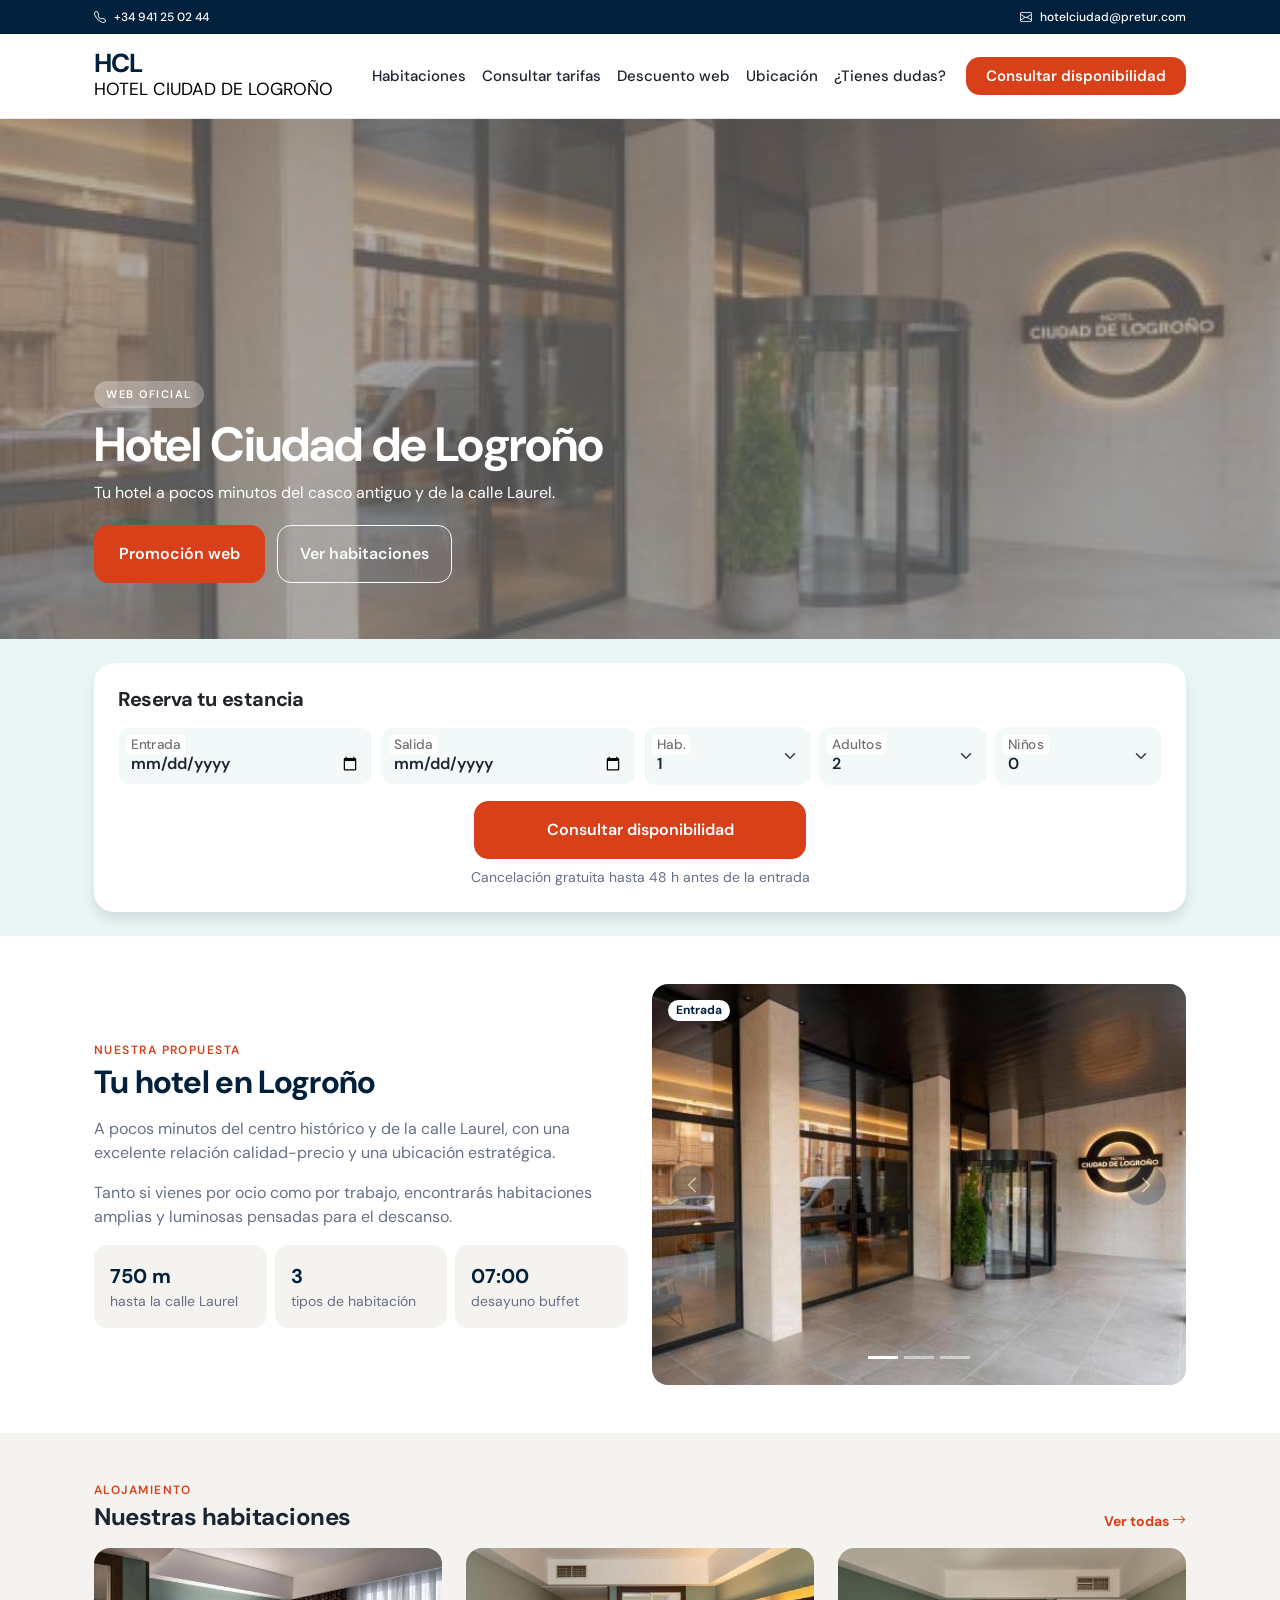
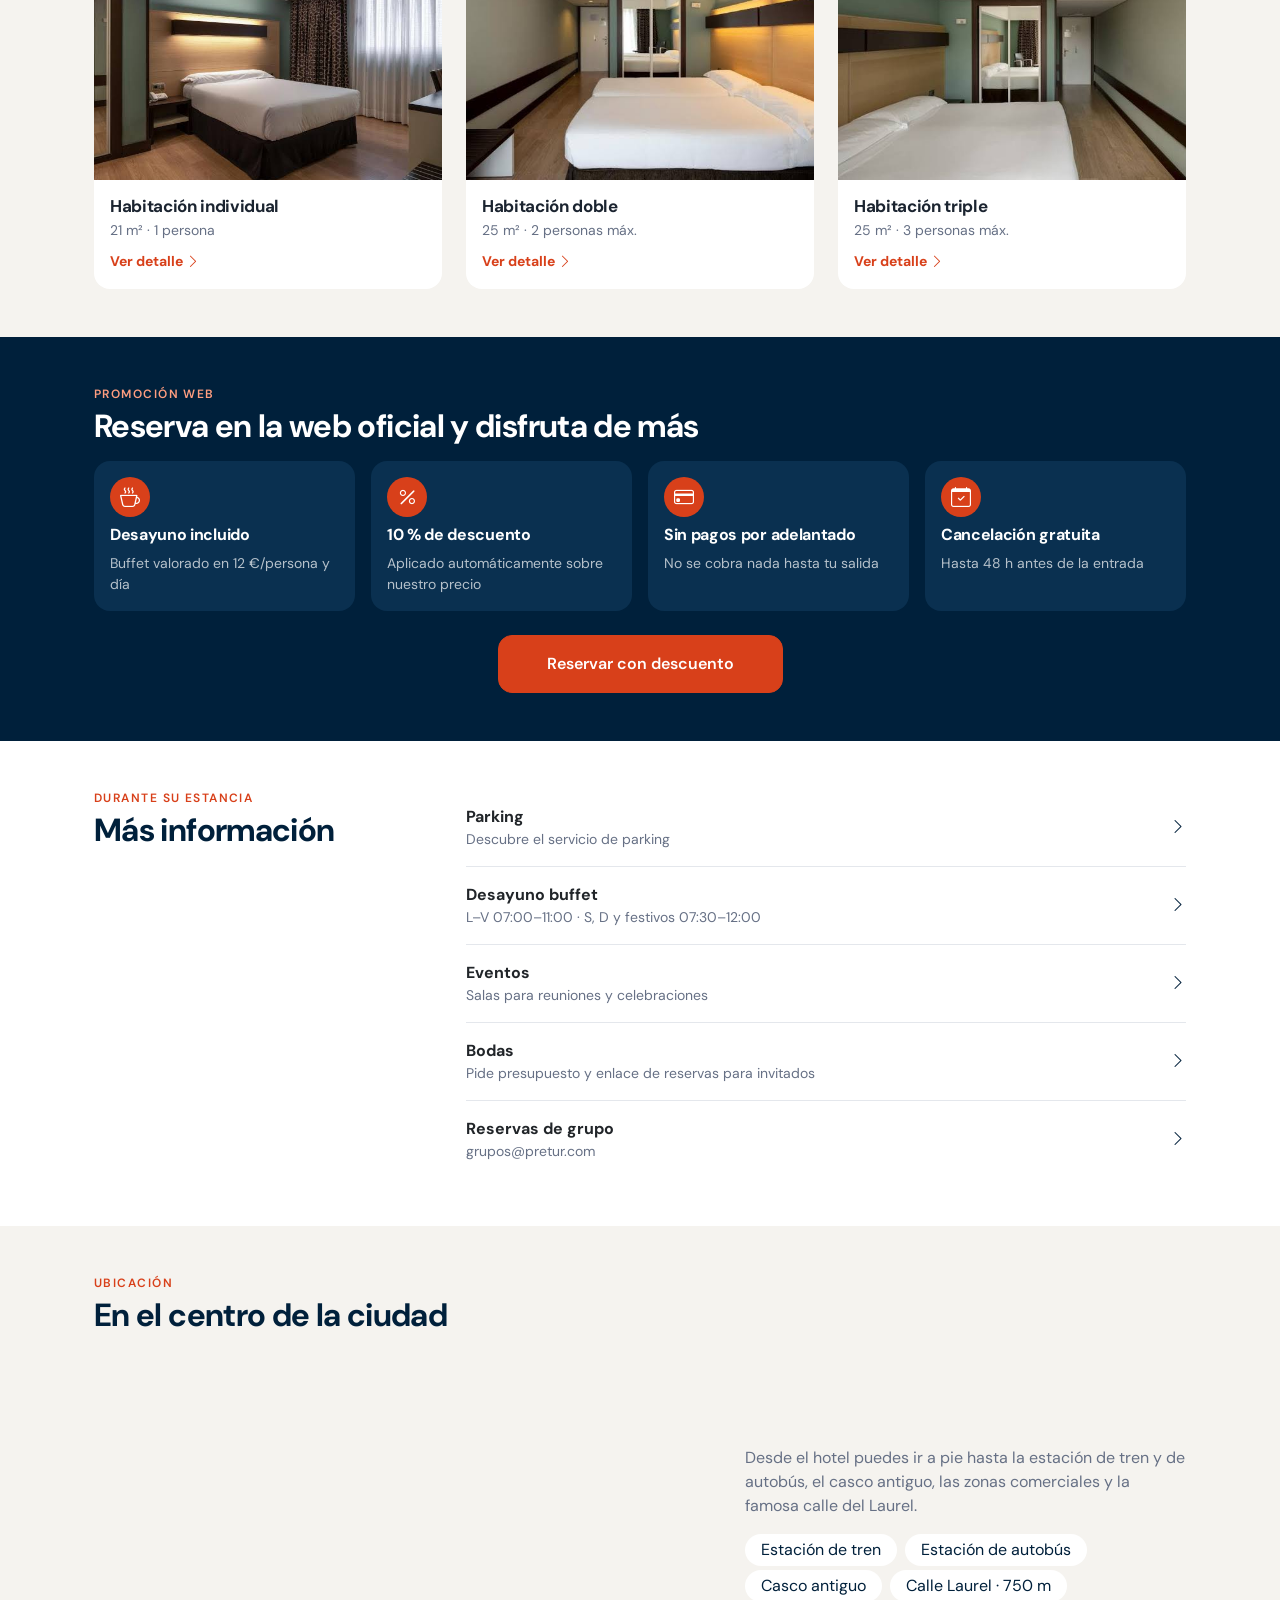
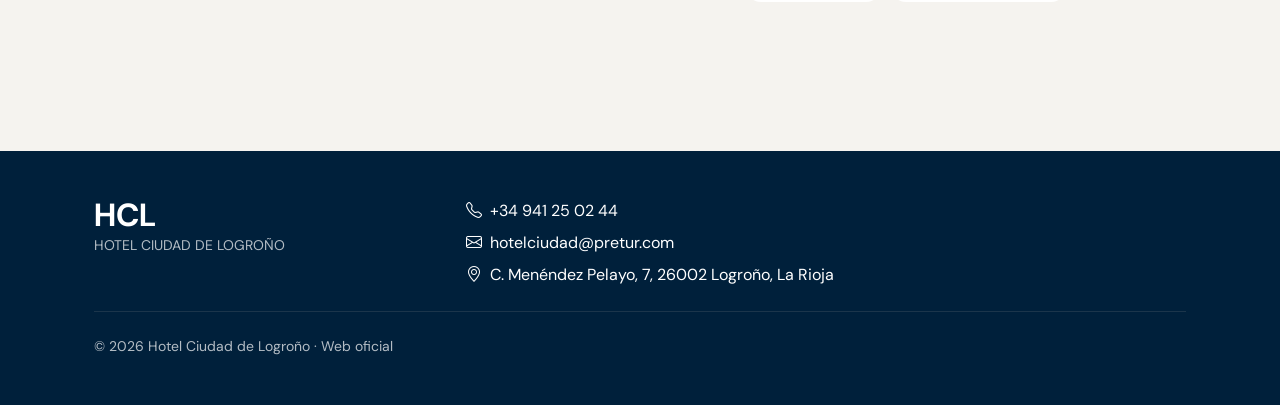
<file: index.html>
<!DOCTYPE html>
<html lang="es">

<head>
    <meta charset="UTF-8">
    <meta name="viewport" content="width=device-width, initial-scale=1.0">
    <title>Hotel Ciudad de Logroño</title>
    <link rel="preconnect" href="https://fonts.googleapis.com">
    <link rel="preconnect" href="https://fonts.gstatic.com" crossorigin>
    <link href="https://fonts.googleapis.com/css2?family=DM+Sans:wght@400;500;600;700&display=swap" rel="stylesheet">
    <link href="https://cdn.jsdelivr.net/npm/bootstrap@5.0.2/dist/css/bootstrap.min.css" rel="stylesheet"
        integrity="sha384-EVSTQN3/azprG1Anm3QDgpJLIm9Nao0Yz1ztcQTwFspd3yD65VohhpuuCOmLASjC" crossorigin="anonymous">
    <link rel="stylesheet" href="https://cdn.jsdelivr.net/npm/bootstrap-icons@1.10.5/font/bootstrap-icons.css">
    <link rel="stylesheet" href="css/index.css">
</head>

<body>

    <!-- ================= HEADER ================= -->
    <header>
        <div class="bg-dark text-white barra-contacto py-2">
            <div class="container px-4 d-flex flex-wrap justify-content-between align-items-center">
                <a href="tel:+34941250244" class="text-white text-decoration-none">
                    <i class="bi bi-telephone me-2"></i>+34 941 25 02 44
                </a>
                <a href="mailto:hotelciudad@pretur.com" class="text-white text-decoration-none">
                    <i class="bi bi-envelope me-2"></i>hotelciudad@pretur.com
                </a>
            </div>
        </div>

        <nav class="navbar navbar-expand-xl navbar-light bg-white border-bottom p-0">
            <div class="container px-4 py-3">
                <a href="index.html" class="navbar-brand d-flex flex-column text-decoration-none p-0 m-0">
                    <span class="logo-hcl text-dark">HCL</span>
                    <span class="small text-nowrap">HOTEL CIUDAD DE LOGROÑO</span>
                </a>
                <button class="btn btn-menu rounded-circle d-xl-none" type="button" data-bs-toggle="collapse"
                    data-bs-target="#menuPrincipal" aria-controls="menuPrincipal" aria-expanded="false"
                    aria-label="Abrir menú">
                    <i class="bi bi-list fs-3"></i>
                </button>

                <div class="collapse navbar-collapse" id="menuPrincipal">
                    <ul class="navbar-nav ms-xl-auto align-items-xl-center pt-3 pt-xl-0">
                        <li class="nav-item">
                            <a class="nav-link menu-item d-flex justify-content-between align-items-center py-3 py-xl-2"
                                href="habitaciones.html">Habitaciones<i class="bi bi-chevron-right d-xl-none"></i></a>
                        </li>
                        <li class="nav-item order-xl-last">
                            <a class="nav-link menu-item menu-cta d-flex justify-content-between align-items-center py-3 py-xl-2"
                                href="index.html#buscador">Consultar disponibilidad<i
                                    class="bi bi-chevron-right d-xl-none"></i></a>
                        </li>
                        <li class="nav-item">
                            <a class="nav-link menu-item d-flex justify-content-between align-items-center py-3 py-xl-2"
                                href="habitacionesDisponibles.html">Consultar tarifas<i
                                    class="bi bi-chevron-right d-xl-none"></i></a>
                        </li>
                        <li class="nav-item">
                            <a class="nav-link menu-item d-flex justify-content-between align-items-center py-3 py-xl-2"
                                href="index.html#promocion">Descuento web<i
                                    class="bi bi-chevron-right d-xl-none"></i></a>
                        </li>
                        <li class="nav-item">
                            <a class="nav-link menu-item d-flex justify-content-between align-items-center py-3 py-xl-2"
                                href="index.html#ubicacion">Ubicación<i class="bi bi-chevron-right d-xl-none"></i></a>
                        </li>
                        <li class="nav-item">
                            <a class="nav-link menu-item d-flex justify-content-between align-items-center py-3 py-xl-2"
                                href="index.html#contacto">¿Tienes dudas?<i
                                    class="bi bi-chevron-right d-xl-none"></i></a>
                        </li>
                    </ul>
                    <p class="small text-secondary text-center mt-4 mb-2 d-xl-none">¿Necesitas ayuda?
                        <a href="mailto:hotelciudad@pretur.com"
                            class="text-decoration-none fw-bold text-hcl">Escríbenos</a>
                    </p>
                </div>
            </div>
        </nav>
    </header>

    <main>

        <!-- ================= HERO ================= -->
        <section class="hero text-white">
            <div class="hero-fondo">
                <img src="images/portada.jpg" alt="Entrada del Hotel Ciudad de Logroño">
            </div>

            <div class="container px-4 py-4 py-lg-5 position-relative">
                <div class="col-lg-7">
                    <div>
                        <span class="badge rounded-pill mb-2">WEB OFICIAL</span>
                    </div>
                    <h1 class="display-5 fw-bold">Hotel Ciudad de Logroño</h1>
                    <p>Tu hotel a pocos minutos del casco antiguo y de la calle Laurel.</p>
                    <div class="pt-1">
                        <a href="#promocion" class="btn btn-hcl me-2 mb-2">Promoción web</a>
                        <a href="habitaciones.html" class="btn btn-outline-light mb-2">Ver habitaciones</a>
                    </div>
                </div>
            </div>
        </section>

        <!-- ================= BUSCADOR ================= -->
        <section id="buscador" class="bg-mint py-4">
            <div class="container px-4">
                <form class="card border-0 r-20 sombra-buscador" action="habitacionesDisponibles.html" method="get">
                    <div class="card-body p-4">
                        <h2 class="h5 fw-bold mb-3">Reserva tu estancia</h2>

                        <div class="row g-2 mb-3">
                            <div class="col-6 col-lg-3">
                                <div class="form-floating">
                                    <input type="date" class="form-control" id="entrada" name="entrada"
                                        placeholder="Entrada">
                                    <label for="entrada">Entrada</label>
                                </div>
                            </div>
                            <div class="col-6 col-lg-3">
                                <div class="form-floating">
                                    <input type="date" class="form-control" id="salida" name="salida"
                                        placeholder="Salida">
                                    <label for="salida">Salida</label>
                                </div>
                            </div>
                            <div class="col-4 col-lg-2">
                                <div class="form-floating">
                                    <select class="form-select" id="numHabitaciones" name="habitaciones">
                                        <option selected>1</option>
                                        <option>2</option>
                                        <option>3</option>
                                    </select>
                                    <label for="numHabitaciones">Hab.</label>
                                </div>
                            </div>
                            <div class="col-4 col-lg-2">
                                <div class="form-floating">
                                    <select class="form-select" id="adultos" name="adultos">
                                        <option>1</option>
                                        <option selected>2</option>
                                        <option>3</option>
                                    </select>
                                    <label for="adultos">Adultos</label>
                                </div>
                            </div>
                            <div class="col-4 col-lg-2">
                                <div class="form-floating">
                                    <select class="form-select" id="ninos" name="ninos">
                                        <option selected>0</option>
                                        <option>1</option>
                                        <option>2</option>
                                    </select>
                                    <label for="ninos">Niños</label>
                                </div>
                            </div>
                        </div>

                        <div class="row justify-content-center">
                            <div class="col-12 col-md-6 col-lg-4">
                                <button type="submit" class="btn btn-hcl w-100 mb-2">Consultar disponibilidad</button>
                            </div>
                        </div>
                        <p class="small text-secondary text-center mb-0">Cancelación gratuita hasta 48 h antes de la
                            entrada</p>
                    </div>
                </form>
            </div>
        </section>

        <!-- ================= NUESTRA PROPUESTA ================= -->
        <section class="bg-white">
            <div class="container px-4 py-4 py-lg-5">
                <div class="row align-items-center g-4">
                    <div class="col-lg-6">
                        <p class="eyebrow mb-1">Nuestra propuesta</p>
                        <h2 class="fw-bold mb-3">Tu hotel en Logroño</h2>
                        <p class="text-secondary">A pocos minutos del centro histórico y de la calle Laurel, con una
                            excelente relación calidad-precio y una ubicación estratégica.</p>
                        <p class="text-secondary">Tanto si vienes por ocio como por trabajo, encontrarás habitaciones
                            amplias y luminosas pensadas para el descanso.</p>

                        <div class="row g-2">
                            <div class="col-4">
                                <div class="bg-light r-14 p-3 h-100">
                                    <div class="fw-bold fs-5 text-dark">750 m</div>
                                    <div class="small text-secondary">hasta la calle Laurel</div>
                                </div>
                            </div>
                            <div class="col-4">
                                <div class="bg-light r-14 p-3 h-100">
                                    <div class="fw-bold fs-5 text-dark">3</div>
                                    <div class="small text-secondary">tipos de habitación</div>
                                </div>
                            </div>
                            <div class="col-4">
                                <div class="bg-light r-14 p-3 h-100">
                                    <div class="fw-bold fs-5 text-dark">07:00</div>
                                    <div class="small text-secondary">desayuno buffet</div>
                                </div>
                            </div>
                        </div>
                    </div>

                    <!-- Slider con fotos del hotel y sus instalaciones -->
                    <div class="col-lg-6">
                        <div id="carruselHotel" class="carousel slide carrusel-hotel r-16" data-bs-ride="carousel"
                            aria-label="Fotos del hotel y sus instalaciones">

                            <div class="carousel-indicators">
                                <button type="button" data-bs-target="#carruselHotel" data-bs-slide-to="0"
                                    class="active" aria-current="true" aria-label="Entrada del hotel"></button>
                                <button type="button" data-bs-target="#carruselHotel" data-bs-slide-to="1"
                                    aria-label="Hall y recepción"></button>
                                <button type="button" data-bs-target="#carruselHotel" data-bs-slide-to="2"
                                    aria-label="Salón"></button>
                            </div>

                            <div class="carousel-inner">
                                <div class="carousel-item active">
                                    <img src="images/portada.jpg" class="d-block w-100" alt="Entrada del hotel">
                                    <span
                                        class="badge rounded-pill bg-white text-dark position-absolute top-0 start-0 m-3">Entrada</span>
                                </div>
                                <div class="carousel-item">
                                    <img src="images/hall.jpg" class="d-block w-100" alt="Hall y recepción del hotel">
                                    <span
                                        class="badge rounded-pill bg-white text-dark position-absolute top-0 start-0 m-3">Hall
                                        y recepción</span>
                                </div>
                                <div class="carousel-item">
                                    <img src="images/hall2.jpg" class="d-block w-100" alt="Salón del hotel">
                                    <span
                                        class="badge rounded-pill bg-white text-dark position-absolute top-0 start-0 m-3">Salón</span>
                                </div>
                            </div>

                            <button class="carousel-control-prev" type="button" data-bs-target="#carruselHotel"
                                data-bs-slide="prev">
                                <span class="carousel-control-prev-icon" aria-hidden="true"></span>
                                <span class="visually-hidden">Anterior</span>
                            </button>
                            <button class="carousel-control-next" type="button" data-bs-target="#carruselHotel"
                                data-bs-slide="next">
                                <span class="carousel-control-next-icon" aria-hidden="true"></span>
                                <span class="visually-hidden">Siguiente</span>
                            </button>
                        </div>
                    </div>
                </div>
            </div>
        </section>

        <!-- ================= HABITACIONES ================= -->
        <section id="alojamiento" class="bg-light">
            <div class="container px-4 py-4 py-lg-5">
                <div class="mb-3 d-flex justify-content-between align-items-end">
                    <div>
                        <p class="eyebrow mb-1">Alojamiento</p>
                        <h2 class="h4 fw-bold mb-0">Nuestras habitaciones</h2>
                    </div>
                    <a href="habitaciones.html" class="text-decoration-none fw-bold small text-nowrap text-hcl">
                        Ver todas <i class="bi bi-arrow-right"></i>
                    </a>
                </div>

                <div class="row justify-content-center">
                    <div class="col-12 col-md-8 col-lg-12">
                        <div id="carruselHabitaciones" class="carousel slide carrusel-habitaciones"
                            aria-label="Nuestras habitaciones">

                            <div class="carousel-inner">
                                <div class="carousel-item active">
                                    <div class="card border-0 r-16 overflow-hidden h-100">
                                        <img src="images/habitacion1.jpg" class="card-img-top"
                                            alt="Habitación individual">
                                        <div class="card-body">
                                            <h3 class="fw-bold mb-1">Habitación individual</h3>
                                            <p class="small text-secondary mb-2">21 m² · 1 persona</p>
                                            <a href="habitaciones.html"
                                                class="small fw-bold text-decoration-none text-hcl">Ver detalle <i
                                                    class="bi bi-chevron-right"></i></a>
                                        </div>
                                    </div>
                                </div>
                                <div class="carousel-item">
                                    <div class="card border-0 r-16 overflow-hidden h-100">
                                        <img src="images/habitacion2.jpg" class="card-img-top" alt="Habitación doble">
                                        <div class="card-body">
                                            <h3 class="fw-bold mb-1">Habitación doble</h3>
                                            <p class="small text-secondary mb-2">25 m² · 2 personas máx.</p>
                                            <a href="habitaciones.html"
                                                class="small fw-bold text-decoration-none text-hcl">Ver detalle <i
                                                    class="bi bi-chevron-right"></i></a>
                                        </div>
                                    </div>
                                </div>
                                <div class="carousel-item">
                                    <div class="card border-0 r-16 overflow-hidden h-100">
                                        <img src="images/habitacion3.jpg" class="card-img-top" alt="Habitación triple">
                                        <div class="card-body">
                                            <h3 class="fw-bold mb-1">Habitación triple</h3>
                                            <p class="small text-secondary mb-2">25 m² · 3 personas máx.</p>
                                            <a href="habitaciones.html"
                                                class="small fw-bold text-decoration-none text-hcl">Ver detalle <i
                                                    class="bi bi-chevron-right"></i></a>
                                        </div>
                                    </div>
                                </div>
                            </div>

                            <div class="d-flex justify-content-center align-items-center mt-3 d-lg-none">
                                <button type="button" class="btn btn-light border rounded-circle"
                                    data-bs-target="#carruselHabitaciones" data-bs-slide="prev" aria-label="Anterior">
                                    <i class="bi bi-chevron-left"></i>
                                </button>

                                <div class="carousel-indicators">
                                    <button type="button" data-bs-target="#carruselHabitaciones" data-bs-slide-to="0"
                                        class="active" aria-current="true" aria-label="Habitación individual"></button>
                                    <button type="button" data-bs-target="#carruselHabitaciones" data-bs-slide-to="1"
                                        aria-label="Habitación doble"></button>
                                    <button type="button" data-bs-target="#carruselHabitaciones" data-bs-slide-to="2"
                                        aria-label="Habitación triple"></button>
                                </div>

                                <button type="button" class="btn btn-light border rounded-circle"
                                    data-bs-target="#carruselHabitaciones" data-bs-slide="next" aria-label="Siguiente">
                                    <i class="bi bi-chevron-right"></i>
                                </button>
                            </div>
                        </div>
                    </div>
                </div>
            </div>
        </section>

        <!-- ================= PROMOCIÓN WEB ================= -->
        <section id="promocion" class="bg-dark text-white">
            <div class="container px-4 py-4 py-lg-5">
                <p class="eyebrow text-peach mb-1">Promoción web</p>
                <h2 class="fw-bold mb-3">Reserva en la web oficial y disfruta de más</h2>

                <div class="row row-cols-2 row-cols-lg-4 g-3 mb-4">
                    <div class="col">
                        <div class="bg-navy-2 r-16 p-3 h-100">
                            <span
                                class="bg-hcl rounded-circle d-inline-flex align-items-center justify-content-center icono-40 mb-2"><i
                                    class="bi bi-cup-hot fs-5"></i></span>
                            <h3 class="h6 fw-bold">Desayuno incluido</h3>
                            <p class="small text-white-50 mb-0">Buffet valorado en 12 €/persona y día</p>
                        </div>
                    </div>
                    <div class="col">
                        <div class="bg-navy-2 r-16 p-3 h-100">
                            <span
                                class="bg-hcl rounded-circle d-inline-flex align-items-center justify-content-center icono-40 mb-2"><i
                                    class="bi bi-percent fs-5"></i></span>
                            <h3 class="h6 fw-bold">10 % de descuento</h3>
                            <p class="small text-white-50 mb-0">Aplicado automáticamente sobre nuestro precio</p>
                        </div>
                    </div>
                    <div class="col">
                        <div class="bg-navy-2 r-16 p-3 h-100">
                            <span
                                class="bg-hcl rounded-circle d-inline-flex align-items-center justify-content-center icono-40 mb-2"><i
                                    class="bi bi-credit-card fs-5"></i></span>
                            <h3 class="h6 fw-bold">Sin pagos por adelantado</h3>
                            <p class="small text-white-50 mb-0">No se cobra nada hasta tu salida</p>
                        </div>
                    </div>
                    <div class="col">
                        <div class="bg-navy-2 r-16 p-3 h-100">
                            <span
                                class="bg-hcl rounded-circle d-inline-flex align-items-center justify-content-center icono-40 mb-2"><i
                                    class="bi bi-calendar-check fs-5"></i></span>
                            <h3 class="h6 fw-bold">Cancelación gratuita</h3>
                            <p class="small text-white-50 mb-0">Hasta 48 h antes de la entrada</p>
                        </div>
                    </div>
                </div>

                <div class="d-grid d-md-block text-md-center">
                    <a href="#buscador" class="btn btn-hcl px-md-5">Reservar con descuento</a>
                </div>
            </div>
        </section>

        <!-- ================= MÁS INFORMACIÓN ================= -->
        <section class="bg-white">
            <div class="container px-4 py-4 py-lg-5">
                <div class="row">
                    <div class="col-lg-4 mb-3">
                        <p class="eyebrow mb-1">Durante su estancia</p>
                        <h2 class="fw-bold mb-0">Más información</h2>
                    </div>

                    <div class="col-lg-8">
                        <div class="list-group list-group-flush">
                            <a href="#"
                                class="list-group-item list-group-item-action px-0 py-3 d-flex justify-content-between align-items-center">
                                <div>
                                    <div class="fw-bold">Parking</div>
                                    <div class="small text-secondary">Descubre el servicio de parking</div>
                                </div>
                                <i class="bi bi-chevron-right"></i>
                            </a>
                            <a href="#"
                                class="list-group-item list-group-item-action px-0 py-3 d-flex justify-content-between align-items-center">
                                <div>
                                    <div class="fw-bold">Desayuno buffet</div>
                                    <div class="small text-secondary">L–V 07:00–11:00 · S, D y festivos 07:30–12:00
                                    </div>
                                </div>
                                <i class="bi bi-chevron-right"></i>
                            </a>
                            <a href="#"
                                class="list-group-item list-group-item-action px-0 py-3 d-flex justify-content-between align-items-center">
                                <div>
                                    <div class="fw-bold">Eventos</div>
                                    <div class="small text-secondary">Salas para reuniones y celebraciones</div>
                                </div>
                                <i class="bi bi-chevron-right"></i>
                            </a>
                            <a href="#"
                                class="list-group-item list-group-item-action px-0 py-3 d-flex justify-content-between align-items-center">
                                <div>
                                    <div class="fw-bold">Bodas</div>
                                    <div class="small text-secondary">Pide presupuesto y enlace de reservas para
                                        invitados</div>
                                </div>
                                <i class="bi bi-chevron-right"></i>
                            </a>
                            <a href="mailto:grupos@pretur.com"
                                class="list-group-item list-group-item-action px-0 py-3 d-flex justify-content-between align-items-center">
                                <div>
                                    <div class="fw-bold">Reservas de grupo</div>
                                    <div class="small text-secondary">grupos@pretur.com</div>
                                </div>
                                <i class="bi bi-chevron-right"></i>
                            </a>
                        </div>
                    </div>
                </div>
            </div>
        </section>

        <!-- ================= UBICACIÓN ================= -->
        <section id="ubicacion" class="bg-light">
            <div class="container px-4 py-4 py-lg-5">
                <p class="eyebrow mb-1">Ubicación</p>
                <h2 class="fw-bold mb-3">En el centro de la ciudad</h2>

                <div class="row g-4 align-items-center">
                    <div class="col-lg-7">
                        <div class="ratio ratio-16x9 r-16 overflow-hidden">
                            <iframe
                                src="https://www.google.com/maps/embed?pb=!1m18!1m12!1m3!1d2943.4711479007674!2d-2.450321223416229!3d42.46026722876452!2m3!1f0!2f0!3f0!3m2!1i1024!2i768!4f13.1!3m3!1m2!1s0xd5aab4431d59f9f%3A0x61da43ba1b07fd0f!2sC.%20Men%C3%A9ndez%20Pelayo%2C%207%2C%2026002%20Logro%C3%B1o%2C%20La%20Rioja!5e0!3m2!1ses!2ses!4v1793877138942!5m2!1ses!2ses"
                                title="Mapa del Hotel Ciudad de Logroño" class="border-0" allowfullscreen=""
                                loading="lazy" referrerpolicy="strict-origin-when-cross-origin"></iframe>
                        </div>
                    </div>

                    <div class="col-lg-5">
                        <p class="text-secondary">Desde el hotel puedes ir a pie hasta la estación de tren y de
                            autobús, el casco antiguo, las zonas comerciales y la famosa calle del Laurel.</p>

                        <div>
                            <span
                                class="badge rounded-pill bg-white text-dark fw-normal fs-6 py-2 px-3 me-1 mb-1">Estación
                                de tren</span>
                            <span
                                class="badge rounded-pill bg-white text-dark fw-normal fs-6 py-2 px-3 me-1 mb-1">Estación
                                de autobús</span>
                            <span class="badge rounded-pill bg-white text-dark fw-normal fs-6 py-2 px-3 me-1 mb-1">Casco
                                antiguo</span>
                            <span class="badge rounded-pill bg-white text-dark fw-normal fs-6 py-2 px-3 mb-1">Calle
                                Laurel
                                · 750 m</span>
                        </div>
                    </div>
                </div>
            </div>
        </section>
    </main>

    <!-- ================= FOOTER ================= -->
    <footer id="contacto" class="bg-dark text-white">
        <div class="container px-4 py-4 py-lg-5">
            <div class="row">
                <div class="col-12 col-md-4 mb-3 mb-md-0">
                    <div class="h2 fw-bold lh-1 mb-1 text-white">HCL</div>
                    <div class="small text-white-50 text-uppercase">Hotel Ciudad de Logroño</div>
                </div>
                <div class="col-12 col-md-8">
                    <p class="mb-2"><i class="bi bi-telephone me-2"></i>+34 941 25 02 44</p>
                    <p class="mb-2"><i class="bi bi-envelope me-2"></i>hotelciudad@pretur.com</p>
                    <p class="mb-0"><i class="bi bi-geo-alt me-2"></i>C. Menéndez Pelayo, 7, 26002 Logroño, La Rioja</p>
                </div>
            </div>
            <hr class="border-secondary my-4">
            <p class="small text-white-50 mb-0">© 2026 Hotel Ciudad de Logroño · Web oficial</p>
        </div>
    </footer>

    <!-- Bootstrap 5.0.2 JS Bundle -->
    <script src="https://cdn.jsdelivr.net/npm/bootstrap@5.0.2/dist/js/bootstrap.bundle.min.js"
        integrity="sha384-MrcW6ZMFYlzcLA8Nl+NtUVF0sA7MsXsP1UyJoMp4YLEuNSfAP+JcXn/tWtIaxVXM"
        crossorigin="anonymous"></script>
    <script src="js/menu.js"></script>
</body>

</html>
</file>
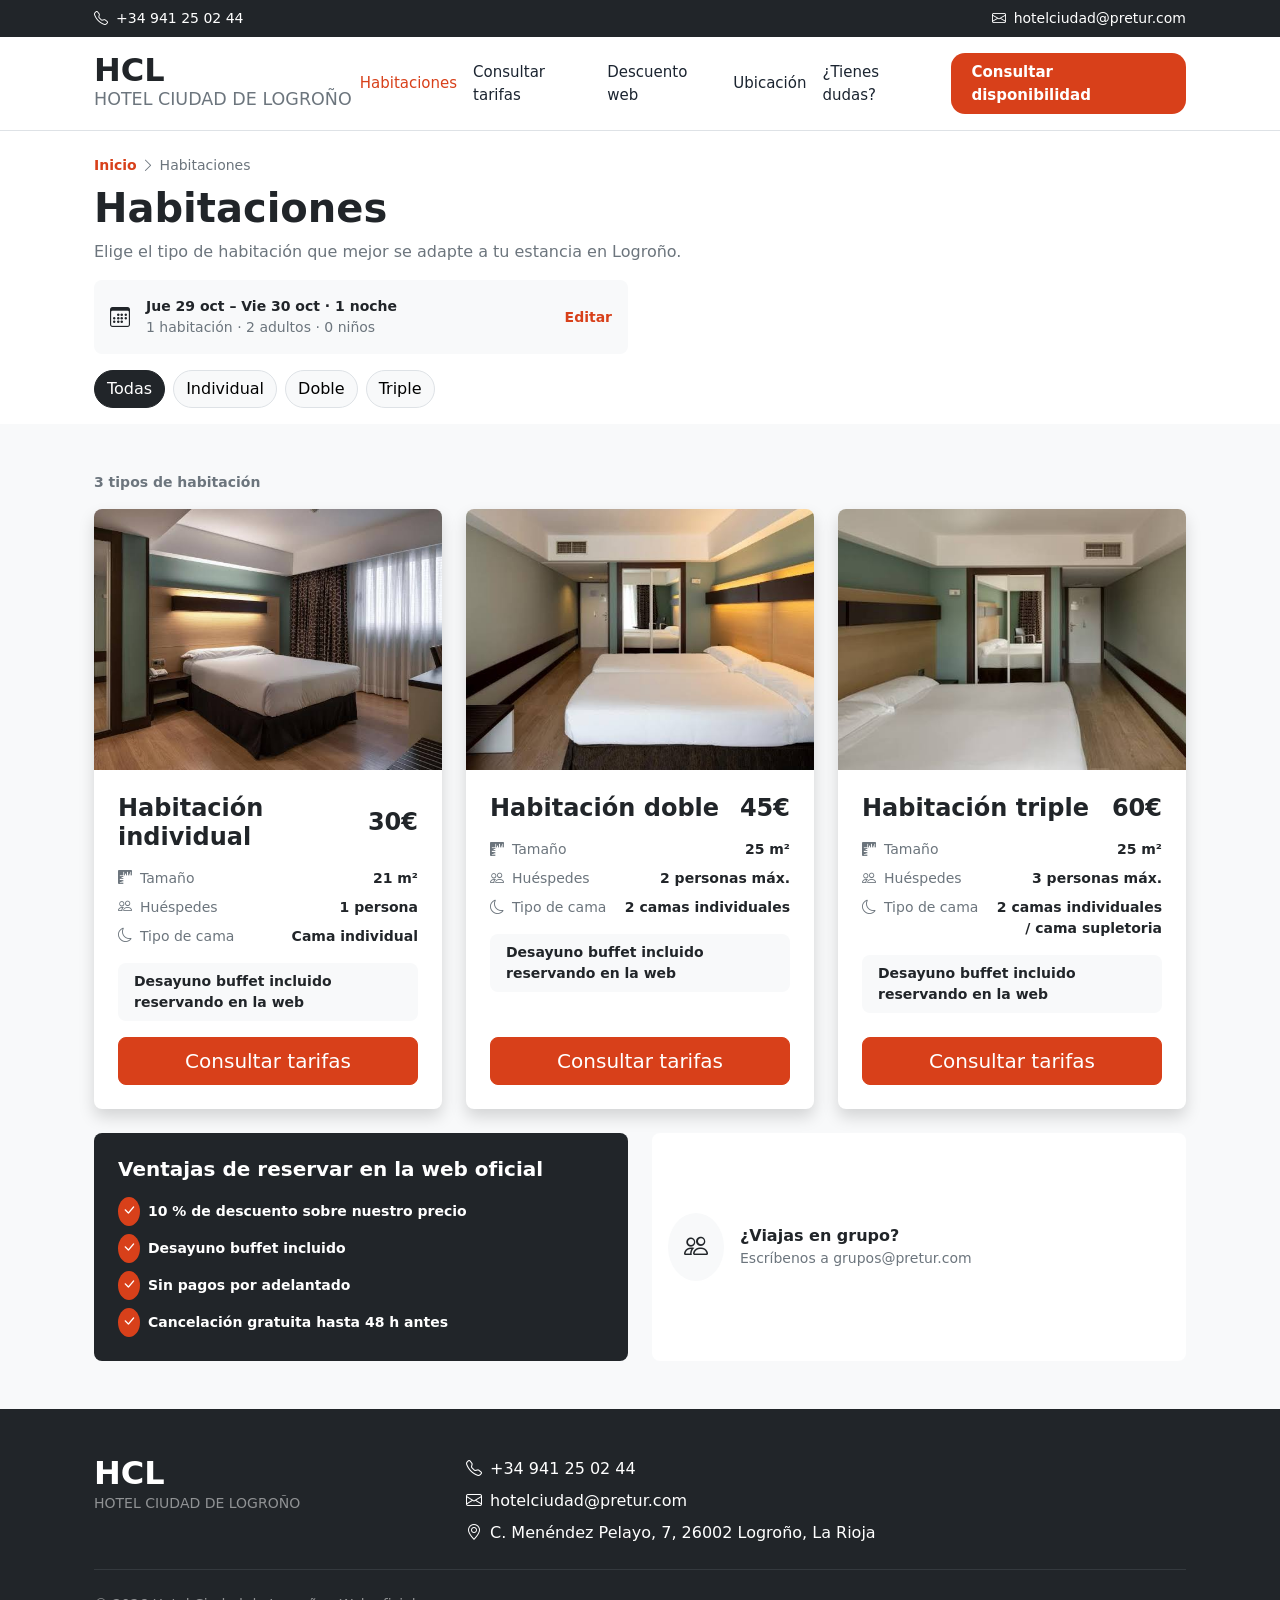
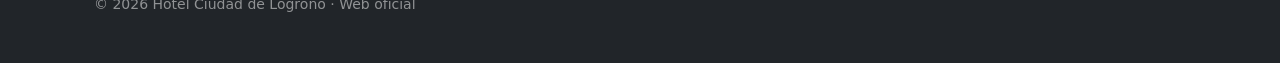
<file: habitaciones.html>
<!DOCTYPE html>
<html lang="es">

<head>
    <meta charset="UTF-8">
    <meta name="viewport" content="width=device-width, initial-scale=1.0">
    <title>Habitaciones - Hotel Ciudad de Logroño</title>
    <link href="https://cdn.jsdelivr.net/npm/bootstrap@5.0.2/dist/css/bootstrap.min.css" rel="stylesheet"
        integrity="sha384-EVSTQN3/azprG1Anm3QDgpJLIm9Nao0Yz1ztcQTwFspd3yD65VohhpuuCOmLASjC" crossorigin="anonymous">
    <link rel="stylesheet" href="https://cdn.jsdelivr.net/npm/bootstrap-icons@1.10.5/font/bootstrap-icons.css">
    <link rel="stylesheet" href="css/estilos.css">
</head>

<body>

    <!-- ================= HEADER ================= -->
    <header>
        <div class="bg-dark text-white small py-2">
            <div class="container px-4 d-flex flex-wrap justify-content-between align-items-center">
                <a href="tel:+34941250244" class="text-white text-decoration-none">
                    <i class="bi bi-telephone me-2"></i>+34 941 25 02 44
                </a>
                <a href="mailto:hotelciudad@pretur.com" class="text-white text-decoration-none">
                    <i class="bi bi-envelope me-2"></i>hotelciudad@pretur.com
                </a>
            </div>
        </div>

        <nav class="navbar navbar-expand-xl navbar-light bg-white border-bottom p-0">
            <div class="container px-4 py-3">
                <a href="index.html" class="navbar-brand d-flex flex-column text-decoration-none p-0 m-0">
                    <span class="h2 fw-bold text-dark lh-1 m-0">HCL</span>
                    <span class="small text-secondary text-uppercase text-nowrap">Hotel Ciudad de Logroño</span>
                </a>
                <button class="btn btn-light rounded-circle d-xl-none" type="button" data-bs-toggle="collapse"
                    data-bs-target="#menuPrincipal" aria-controls="menuPrincipal" aria-expanded="false"
                    aria-label="Abrir menú">
                    <i class="bi bi-list fs-3"></i>
                </button>

                <div class="collapse navbar-collapse" id="menuPrincipal">
                    <ul class="navbar-nav ms-xl-auto align-items-xl-center pt-3 pt-xl-0">
                        <li class="nav-item">
                            <a class="nav-link menu-item d-flex justify-content-between align-items-center py-3 py-xl-2 active" aria-current="page"
                                href="habitaciones.html">Habitaciones<i class="bi bi-chevron-right d-xl-none"></i></a>
                        </li>
                        <li class="nav-item order-xl-last">
                            <a class="nav-link menu-item menu-cta d-flex justify-content-between align-items-center py-3 py-xl-2"
                                href="index.html#buscador">Consultar disponibilidad<i class="bi bi-chevron-right d-xl-none"></i></a>
                        </li>
                        <li class="nav-item">
                            <a class="nav-link menu-item d-flex justify-content-between align-items-center py-3 py-xl-2"
                                href="habitacionesDisponibles.html">Consultar tarifas<i class="bi bi-chevron-right d-xl-none"></i></a>
                        </li>
                        <li class="nav-item">
                            <a class="nav-link menu-item d-flex justify-content-between align-items-center py-3 py-xl-2"
                                href="index.html#promocion">Descuento web<i class="bi bi-chevron-right d-xl-none"></i></a>
                        </li>
                        <li class="nav-item">
                            <a class="nav-link menu-item d-flex justify-content-between align-items-center py-3 py-xl-2"
                                href="index.html#ubicacion">Ubicación<i class="bi bi-chevron-right d-xl-none"></i></a>
                        </li>
                        <li class="nav-item">
                            <a class="nav-link menu-item d-flex justify-content-between align-items-center py-3 py-xl-2"
                                href="index.html#contacto">¿Tienes dudas?<i class="bi bi-chevron-right d-xl-none"></i></a>
                        </li>
                    </ul>
                    <p class="small text-secondary text-center mt-4 mb-2 d-xl-none">¿Necesitas ayuda?
                        <a href="mailto:hotelciudad@pretur.com" class="text-decoration-none fw-bold text-hcl">Escríbenos</a>
                    </p>
                </div>
            </div>
        </nav>
    </header>

    <main>

        <!-- ================= TÍTULO, RESUMEN Y FILTROS ================= -->
        <section class="bg-white">
            <div class="container px-4 pt-4 pb-3">
                <p class="small mb-2">
                    <a href="index.html" class="fw-bold text-decoration-none text-hcl">Inicio</a>
                    <i class="bi bi-chevron-right text-secondary"></i>
                    <span class="text-secondary">Habitaciones</span>
                </p>
                <h1 class="display-6 fw-bold mb-2">Habitaciones</h1>
                <p class="text-secondary mb-3">Elige el tipo de habitación que mejor se adapte a tu estancia en
                    Logroño.</p>

                <div class="row mb-3">
                    <div class="col-lg-6">
                        <div class="bg-light rounded-3 p-3 d-flex justify-content-between align-items-center">
                            <div class="d-flex align-items-center">
                                <i class="bi bi-calendar3 fs-5 me-3"></i>
                                <div>
                                    <div class="small fw-bold">Jue 29 oct – Vie 30 oct · 1 noche</div>
                                    <div class="small text-secondary">1 habitación · 2 adultos · 0 niños</div>
                                </div>
                            </div>
                            <a href="index.html#buscador" class="small fw-bold text-decoration-none text-hcl">Editar</a>
                        </div>
                    </div>
                </div>

                <!-- Filtros -->
                <div class="d-flex flex-nowrap overflow-auto">
                    <button type="button" class="btn btn-dark rounded-pill me-2" data-filtro="todas"
                        aria-pressed="true">Todas</button>
                    <button type="button" class="btn btn-light border rounded-pill me-2" data-filtro="individual"
                        aria-pressed="false">Individual</button>
                    <button type="button" class="btn btn-light border rounded-pill me-2" data-filtro="doble"
                        aria-pressed="false">Doble</button>
                    <button type="button" class="btn btn-light border rounded-pill" data-filtro="triple"
                        aria-pressed="false">Triple</button>
                </div>
            </div>
        </section>

        <!-- ================= LISTADO ================= -->
        <section class="bg-light">
            <div class="container px-4 py-4 py-lg-5">
                <p class="small fw-bold text-secondary mb-3" id="contador">3 tipos de habitación</p>

                <div class="row row-cols-1 row-cols-md-2 row-cols-xl-3 g-4 mb-4">

                    <!-- Habitacion individual -->
                    <div class="col" data-tipo="individual">
                        <div class="card border-0 shadow rounded-3 overflow-hidden h-100">
                            <img src="images/habitacion1.jpg" class="card-img-top img-cover foto-habitacion"
                                alt="Habitación individual" loading="lazy">
                            <div class="card-body p-4 d-flex flex-column">
                                <div class="d-flex justify-content-between align-items-center mb-3">
                                    <h2 class="h4 fw-bold mb-0">Habitación individual</h2>
                                    <span class="h4 fw-bold mb-0">30€</span>
                                </div>

                                <div class="d-flex justify-content-between small mb-2">
                                    <span class="text-secondary"><i class="bi bi-rulers me-2"></i>Tamaño</span>
                                    <span class="fw-bold">21 m²</span>
                                </div>
                                <div class="d-flex justify-content-between small mb-2">
                                    <span class="text-secondary"><i class="bi bi-people me-2"></i>Huéspedes</span>
                                    <span class="fw-bold">1 persona</span>
                                </div>
                                <div class="d-flex justify-content-between small mb-3">
                                    <span class="text-secondary"><i class="bi bi-moon me-2"></i>Tipo de cama</span>
                                    <span class="fw-bold">Cama individual</span>
                                </div>

                                <div class="bg-light rounded-3 px-3 py-2 small fw-bold mb-3">
                                    Desayuno buffet incluido reservando en la web
                                </div>

                                <a href="habitacionesDisponibles.html" class="btn btn-hcl btn-lg w-100 mt-auto">Consultar
                                    tarifas</a>
                            </div>
                        </div>
                    </div>

                    <!-- Habitacion doble -->
                    <div class="col" data-tipo="doble">
                        <div class="card border-0 shadow rounded-3 overflow-hidden h-100">
                            <img src="images/habitacion2.jpg" class="card-img-top img-cover foto-habitacion"
                                alt="Habitación doble" loading="lazy">
                            <div class="card-body p-4 d-flex flex-column">
                                <div class="d-flex justify-content-between align-items-center mb-3">
                                    <h2 class="h4 fw-bold mb-0">Habitación doble</h2>
                                    <span class="h4 fw-bold mb-0">45€</span>
                                </div>

                                <div class="d-flex justify-content-between small mb-2">
                                    <span class="text-secondary"><i class="bi bi-rulers me-2"></i>Tamaño</span>
                                    <span class="fw-bold">25 m²</span>
                                </div>
                                <div class="d-flex justify-content-between small mb-2">
                                    <span class="text-secondary"><i class="bi bi-people me-2"></i>Huéspedes</span>
                                    <span class="fw-bold">2 personas máx.</span>
                                </div>
                                <div class="d-flex justify-content-between small mb-3">
                                    <span class="text-secondary"><i class="bi bi-moon me-2"></i>Tipo de cama</span>
                                    <span class="fw-bold">2 camas individuales</span>
                                </div>

                                <div class="bg-light rounded-3 px-3 py-2 small fw-bold mb-3">
                                    Desayuno buffet incluido reservando en la web
                                </div>

                                <a href="habitacionesDisponibles.html" class="btn btn-hcl btn-lg w-100 mt-auto">Consultar
                                    tarifas</a>
                            </div>
                        </div>
                    </div>

                    <!-- Habitacion triple -->
                    <div class="col" data-tipo="triple">
                        <div class="card border-0 shadow rounded-3 overflow-hidden h-100">
                            <img src="images/habitacion3.jpg" class="card-img-top img-cover foto-habitacion"
                                alt="Habitación triple" loading="lazy">
                            <div class="card-body p-4 d-flex flex-column">
                                <div class="d-flex justify-content-between align-items-center mb-3">
                                    <h2 class="h4 fw-bold mb-0">Habitación triple</h2>
                                    <span class="h4 fw-bold mb-0">60€</span>
                                </div>

                                <div class="d-flex justify-content-between small mb-2">
                                    <span class="text-secondary"><i class="bi bi-rulers me-2"></i>Tamaño</span>
                                    <span class="fw-bold">25 m²</span>
                                </div>
                                <div class="d-flex justify-content-between small mb-2">
                                    <span class="text-secondary"><i class="bi bi-people me-2"></i>Huéspedes</span>
                                    <span class="fw-bold">3 personas máx.</span>
                                </div>
                                <div class="d-flex justify-content-between small mb-3">
                                    <span class="text-secondary text-nowrap me-3"><i
                                            class="bi bi-moon me-2"></i>Tipo de cama</span>
                                    <span class="fw-bold text-end">2 camas individuales / cama supletoria</span>
                                </div>

                                <div class="bg-light rounded-3 px-3 py-2 small fw-bold mb-3">
                                    Desayuno buffet incluido reservando en la web
                                </div>

                                <a href="habitacionesDisponibles.html" class="btn btn-hcl btn-lg w-100 mt-auto">Consultar
                                    tarifas</a>
                            </div>
                        </div>
                    </div>
                </div>

                <div class="row g-4">
                    <!-- Ventajas de reservar en la web -->
                    <div class="col-lg-6">
                        <div class="bg-dark text-white rounded-3 p-4 h-100">
                            <h2 class="h5 fw-bold mb-3">Ventajas de reservar en la web oficial</h2>

                            <div class="d-flex align-items-center mb-2">
                                <span class="bg-hcl rounded-circle d-inline-flex p-1 me-2"><i
                                        class="bi bi-check-lg small"></i></span>
                                <span class="small fw-bold">10 % de descuento sobre nuestro precio</span>
                            </div>
                            <div class="d-flex align-items-center mb-2">
                                <span class="bg-hcl rounded-circle d-inline-flex p-1 me-2"><i
                                        class="bi bi-check-lg small"></i></span>
                                <span class="small fw-bold">Desayuno buffet incluido</span>
                            </div>
                            <div class="d-flex align-items-center mb-2">
                                <span class="bg-hcl rounded-circle d-inline-flex p-1 me-2"><i
                                        class="bi bi-check-lg small"></i></span>
                                <span class="small fw-bold">Sin pagos por adelantado</span>
                            </div>
                            <div class="d-flex align-items-center">
                                <span class="bg-hcl rounded-circle d-inline-flex p-1 me-2"><i
                                        class="bi bi-check-lg small"></i></span>
                                <span class="small fw-bold">Cancelación gratuita hasta 48 h antes</span>
                            </div>
                        </div>
                    </div>

                    <!-- Reservas de grupo -->
                    <div class="col-lg-6">
                        <div class="bg-white rounded-3 p-3 d-flex align-items-center h-100">
                            <span class="bg-light rounded-circle d-inline-flex p-3 me-3"><i
                                    class="bi bi-people fs-4"></i></span>
                            <div>
                                <div class="fw-bold">¿Viajas en grupo?</div>
                                <div class="small text-secondary">Escríbenos a grupos@pretur.com</div>
                            </div>
                        </div>
                    </div>
                </div>
            </div>
        </section>
    </main>

    <!-- ================= FOOTER ================= -->
    <footer class="bg-dark text-white">
        <div class="container px-4 py-4 py-lg-5">
            <div class="row">
                <div class="col-12 col-md-4 mb-3 mb-md-0">
                    <div class="h2 fw-bold lh-1 mb-1">HCL</div>
                    <div class="small text-white-50 text-uppercase">Hotel Ciudad de Logroño</div>
                </div>
                <div class="col-12 col-md-8">
                    <p class="mb-2"><i class="bi bi-telephone me-2"></i>+34 941 25 02 44</p>
                    <p class="mb-2"><i class="bi bi-envelope me-2"></i>hotelciudad@pretur.com</p>
                    <p class="mb-0"><i class="bi bi-geo-alt me-2"></i>C. Menéndez Pelayo, 7, 26002 Logroño, La Rioja</p>
                </div>
            </div>
            <hr class="border-secondary my-4">
            <p class="small text-white-50 mb-0">© 2026 Hotel Ciudad de Logroño · Web oficial</p>
        </div>
    </footer>

    <!-- Bootstrap 5.0.2 JS Bundle -->
    <script src="https://cdn.jsdelivr.net/npm/bootstrap@5.0.2/dist/js/bootstrap.bundle.min.js"
        integrity="sha384-MrcW6ZMFYlzcLA8Nl+NtUVF0sA7MsXsP1UyJoMp4YLEuNSfAP+JcXn/tWtIaxVXM"
        crossorigin="anonymous"></script>
    <script src="js/menu.js"></script>
    <script src="js/habitaciones.js"></script>
</body>

</html>
</file>
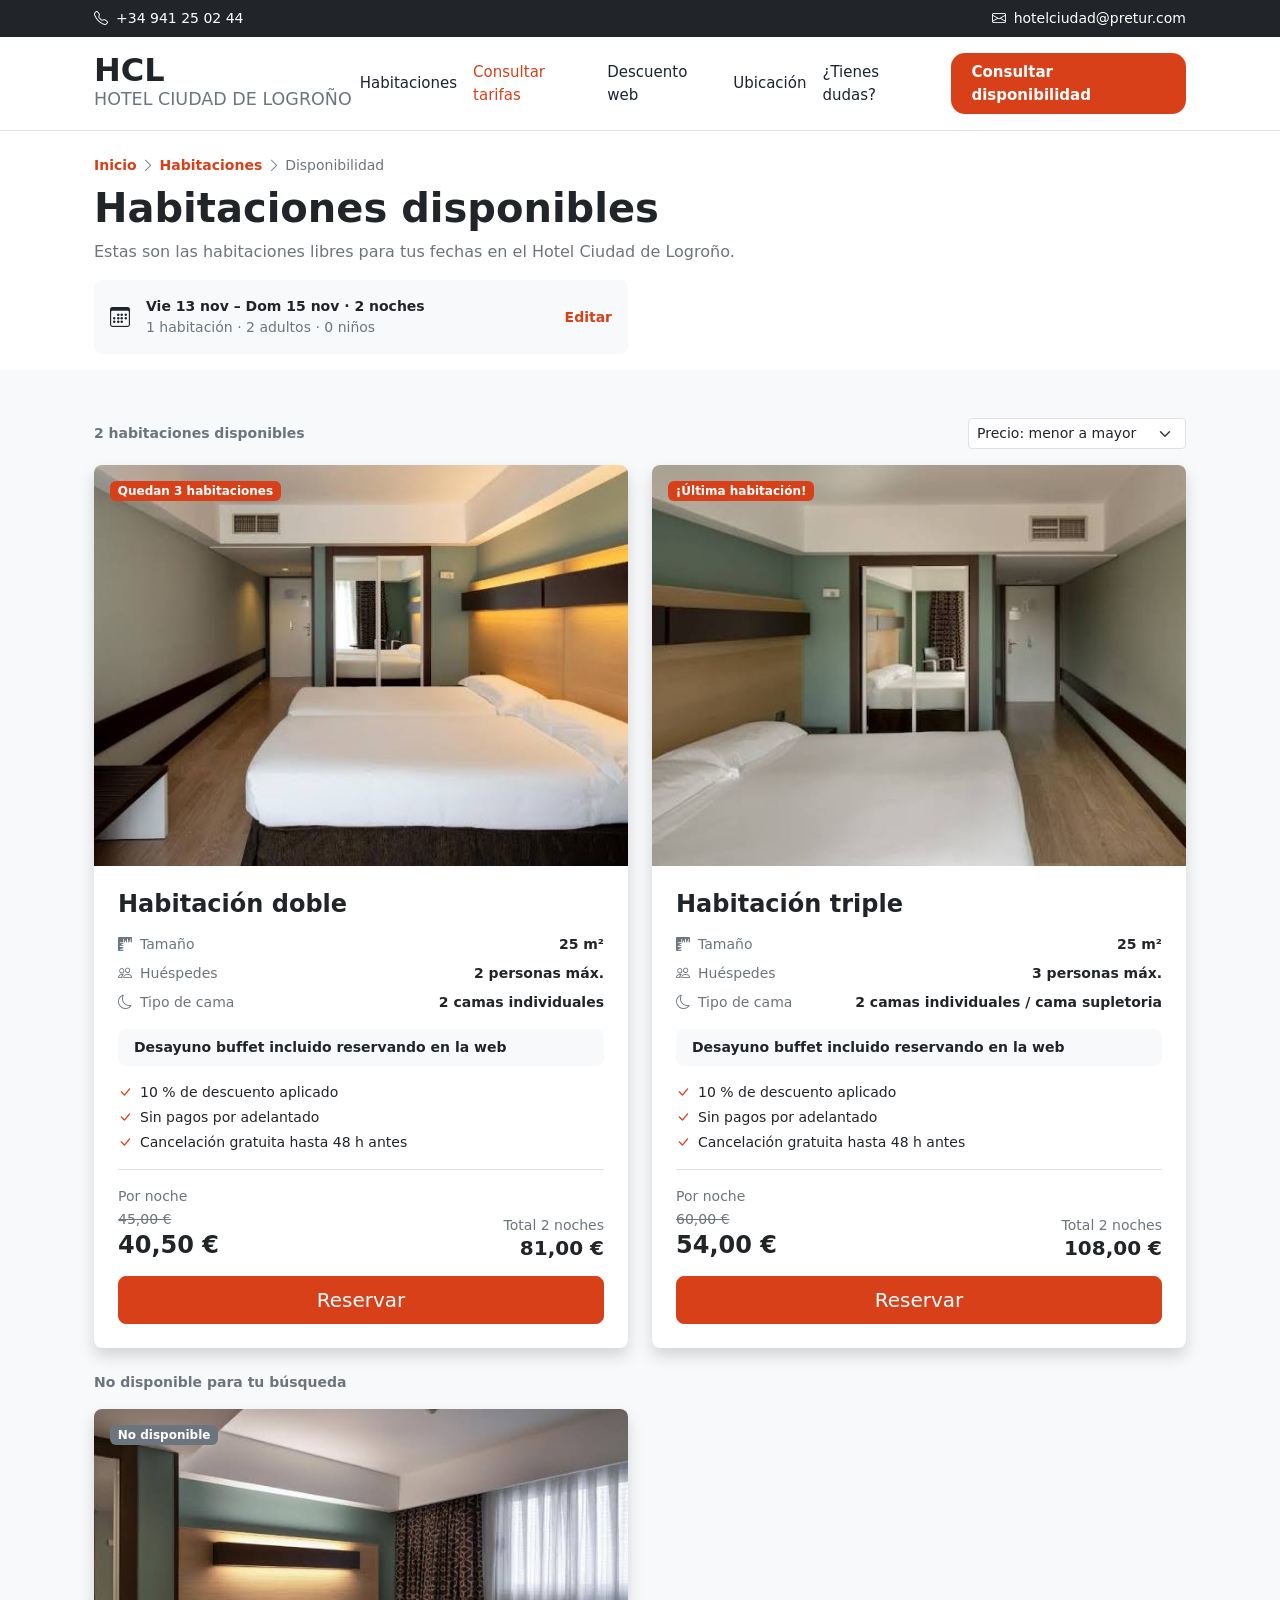
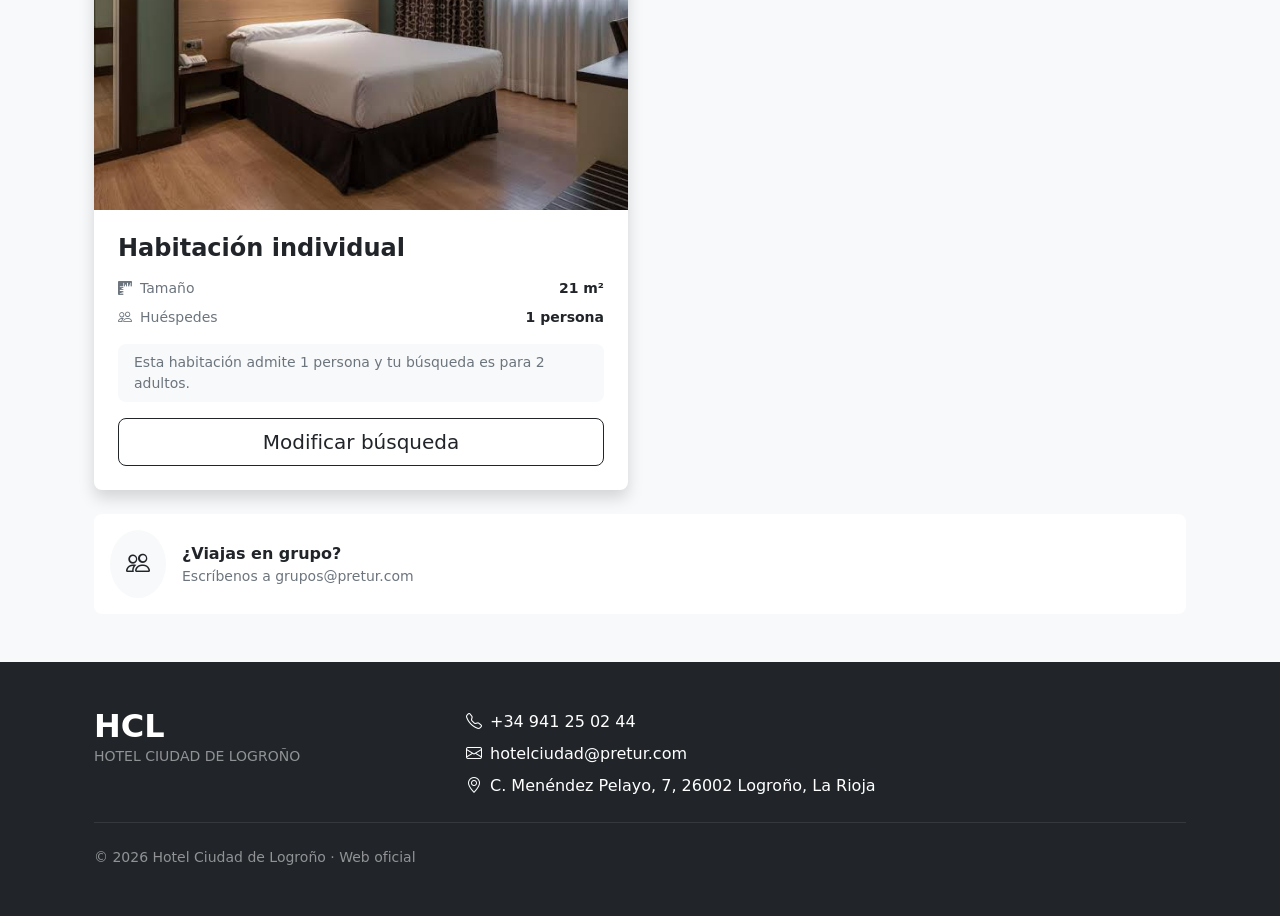
<file: habitacionesDisponibles.html>
<!DOCTYPE html>
<html lang="es">

<head>
    <meta charset="UTF-8">
    <meta name="viewport" content="width=device-width, initial-scale=1.0">
    <title>Disponibilidad - Hotel Ciudad de Logroño</title>
    <link href="https://cdn.jsdelivr.net/npm/bootstrap@5.0.2/dist/css/bootstrap.min.css" rel="stylesheet"
        integrity="sha384-EVSTQN3/azprG1Anm3QDgpJLIm9Nao0Yz1ztcQTwFspd3yD65VohhpuuCOmLASjC" crossorigin="anonymous">
    <link rel="stylesheet" href="https://cdn.jsdelivr.net/npm/bootstrap-icons@1.10.5/font/bootstrap-icons.css">
    <link rel="stylesheet" href="css/estilos.css">
</head>

<body>

    <!-- ================= HEADER ================= -->
    <header>
        <div class="bg-dark text-white small py-2">
            <div class="container px-4 d-flex flex-wrap justify-content-between align-items-center">
                <a href="tel:+34941250244" class="text-white text-decoration-none">
                    <i class="bi bi-telephone me-2"></i>+34 941 25 02 44
                </a>
                <a href="mailto:hotelciudad@pretur.com" class="text-white text-decoration-none">
                    <i class="bi bi-envelope me-2"></i>hotelciudad@pretur.com
                </a>
            </div>
        </div>

        <nav class="navbar navbar-expand-xl navbar-light bg-white border-bottom p-0">
            <div class="container px-4 py-3">
                <a href="index.html" class="navbar-brand d-flex flex-column text-decoration-none p-0 m-0">
                    <span class="h2 fw-bold text-dark lh-1 m-0">HCL</span>
                    <span class="small text-secondary text-uppercase text-nowrap">Hotel Ciudad de Logroño</span>
                </a>
                <button class="btn btn-light rounded-circle d-xl-none" type="button" data-bs-toggle="collapse"
                    data-bs-target="#menuPrincipal" aria-controls="menuPrincipal" aria-expanded="false"
                    aria-label="Abrir menú">
                    <i class="bi bi-list fs-3"></i>
                </button>

                <div class="collapse navbar-collapse" id="menuPrincipal">
                    <ul class="navbar-nav ms-xl-auto align-items-xl-center pt-3 pt-xl-0">
                        <li class="nav-item">
                            <a class="nav-link menu-item d-flex justify-content-between align-items-center py-3 py-xl-2"
                                href="habitaciones.html">Habitaciones<i class="bi bi-chevron-right d-xl-none"></i></a>
                        </li>
                        <li class="nav-item order-xl-last">
                            <a class="nav-link menu-item menu-cta d-flex justify-content-between align-items-center py-3 py-xl-2"
                                href="index.html#buscador">Consultar disponibilidad<i class="bi bi-chevron-right d-xl-none"></i></a>
                        </li>
                        <li class="nav-item">
                            <a class="nav-link menu-item d-flex justify-content-between align-items-center py-3 py-xl-2 active" aria-current="page"
                                href="habitacionesDisponibles.html">Consultar tarifas<i class="bi bi-chevron-right d-xl-none"></i></a>
                        </li>
                        <li class="nav-item">
                            <a class="nav-link menu-item d-flex justify-content-between align-items-center py-3 py-xl-2"
                                href="index.html#promocion">Descuento web<i class="bi bi-chevron-right d-xl-none"></i></a>
                        </li>
                        <li class="nav-item">
                            <a class="nav-link menu-item d-flex justify-content-between align-items-center py-3 py-xl-2"
                                href="index.html#ubicacion">Ubicación<i class="bi bi-chevron-right d-xl-none"></i></a>
                        </li>
                        <li class="nav-item">
                            <a class="nav-link menu-item d-flex justify-content-between align-items-center py-3 py-xl-2"
                                href="index.html#contacto">¿Tienes dudas?<i class="bi bi-chevron-right d-xl-none"></i></a>
                        </li>
                    </ul>
                    <p class="small text-secondary text-center mt-4 mb-2 d-xl-none">¿Necesitas ayuda?
                        <a href="mailto:hotelciudad@pretur.com" class="text-decoration-none fw-bold text-hcl">Escríbenos</a>
                    </p>
                </div>
            </div>
        </nav>
    </header>

    <main>

        <!-- ================= TÍTULO Y RESUMEN ================= -->
        <section class="bg-white">
            <div class="container px-4 pt-4 pb-3">
                <p class="small mb-2">
                    <a href="index.html" class="fw-bold text-decoration-none text-hcl">Inicio</a>
                    <i class="bi bi-chevron-right text-secondary"></i>
                    <a href="habitaciones.html" class="fw-bold text-decoration-none text-hcl">Habitaciones</a>
                    <i class="bi bi-chevron-right text-secondary"></i>
                    <span class="text-secondary">Disponibilidad</span>
                </p>
                <h1 class="display-6 fw-bold mb-2">Habitaciones disponibles</h1>
                <p class="text-secondary mb-3">Estas son las habitaciones libres para tus fechas en el Hotel Ciudad de
                    Logroño.</p>

                <div class="row">
                    <div class="col-lg-6">
                        <div class="bg-light rounded-3 p-3 d-flex justify-content-between align-items-center">
                            <div class="d-flex align-items-center">
                                <i class="bi bi-calendar3 fs-5 me-3"></i>
                                <div>
                                    <div class="small fw-bold">Vie 13 nov – Dom 15 nov · 2 noches</div>
                                    <div class="small text-secondary">1 habitación · 2 adultos · 0 niños</div>
                                </div>
                            </div>
                            <a href="index.html#buscador" class="small fw-bold text-decoration-none text-hcl">Editar</a>
                        </div>
                    </div>
                </div>
            </div>
        </section>

        <!-- ================= RESULTADOS ================= -->
        <section class="bg-light">
            <div class="container px-4 py-4 py-lg-5">

                <!-- Contador y orden (js/disponibilidad.js) -->
                <div class="d-flex justify-content-between align-items-center mb-3">
                    <p class="small fw-bold text-secondary mb-0">2 habitaciones disponibles</p>
                    <select class="form-select form-select-sm w-auto" id="orden" aria-label="Ordenar resultados">
                        <option value="precio-asc" selected>Precio: menor a mayor</option>
                        <option value="precio-desc">Precio: mayor a menor</option>
                        <option value="tamano">Tamaño: mayor a menor</option>
                    </select>
                </div>

                <div class="row row-cols-1 row-cols-lg-2 g-4 mb-4" id="listaDisponibles">

                    <!-- Habitacion doble -->
                    <div class="col" data-precio="40.5" data-tamano="25">
                        <div class="card border-0 shadow rounded-3 overflow-hidden h-100">
                            <div class="position-relative">
                                <img src="images/habitacion2.jpg" class="card-img-top img-cover foto-habitacion"
                                    alt="Habitación doble" loading="lazy">
                                <span class="badge bg-hcl position-absolute top-0 start-0 m-3">Quedan 3
                                    habitaciones</span>
                            </div>
                            <div class="card-body p-4 d-flex flex-column">
                                <h2 class="h4 fw-bold mb-3">Habitación doble</h2>

                                <div class="d-flex justify-content-between small mb-2">
                                    <span class="text-secondary"><i class="bi bi-rulers me-2"></i>Tamaño</span>
                                    <span class="fw-bold">25 m²</span>
                                </div>
                                <div class="d-flex justify-content-between small mb-2">
                                    <span class="text-secondary"><i class="bi bi-people me-2"></i>Huéspedes</span>
                                    <span class="fw-bold">2 personas máx.</span>
                                </div>
                                <div class="d-flex justify-content-between small mb-3">
                                    <span class="text-secondary"><i class="bi bi-moon me-2"></i>Tipo de cama</span>
                                    <span class="fw-bold">2 camas individuales</span>
                                </div>

                                <div class="bg-light rounded-3 px-3 py-2 small fw-bold mb-3">
                                    Desayuno buffet incluido reservando en la web
                                </div>

                                <p class="small mb-1"><i class="bi bi-check-lg me-2 text-hcl"></i>10 % de descuento
                                    aplicado</p>
                                <p class="small mb-1"><i class="bi bi-check-lg me-2 text-hcl"></i>Sin pagos por
                                    adelantado</p>
                                <p class="small mb-3"><i class="bi bi-check-lg me-2 text-hcl"></i>Cancelación gratuita
                                    hasta 48 h antes</p>

                                <div class="mt-auto">
                                    <div class="border-top pt-3 mb-3 d-flex justify-content-between align-items-end">
                                        <div>
                                            <div class="small text-secondary">Por noche</div>
                                            <del class="small text-secondary">45,00 €</del>
                                            <div class="h4 fw-bold mb-0">40,50 €</div>
                                        </div>
                                        <div class="text-end">
                                            <div class="small text-secondary">Total 2 noches</div>
                                            <div class="h5 fw-bold mb-0">81,00 €</div>
                                        </div>
                                    </div>

                                    <a href="reserva.html?hab=doble" class="btn btn-hcl btn-lg w-100">Reservar</a>
                                </div>
                            </div>
                        </div>
                    </div>

                    <!-- Habitacion triple -->
                    <div class="col" data-precio="54" data-tamano="25">
                        <div class="card border-0 shadow rounded-3 overflow-hidden h-100">
                            <div class="position-relative">
                                <img src="images/habitacion3.jpg" class="card-img-top img-cover foto-habitacion"
                                    alt="Habitación triple" loading="lazy">
                                <span class="badge bg-hcl position-absolute top-0 start-0 m-3">¡Última
                                    habitación!</span>
                            </div>
                            <div class="card-body p-4 d-flex flex-column">
                                <h2 class="h4 fw-bold mb-3">Habitación triple</h2>

                                <div class="d-flex justify-content-between small mb-2">
                                    <span class="text-secondary"><i class="bi bi-rulers me-2"></i>Tamaño</span>
                                    <span class="fw-bold">25 m²</span>
                                </div>
                                <div class="d-flex justify-content-between small mb-2">
                                    <span class="text-secondary"><i class="bi bi-people me-2"></i>Huéspedes</span>
                                    <span class="fw-bold">3 personas máx.</span>
                                </div>
                                <div class="d-flex justify-content-between small mb-3">
                                    <span class="text-secondary text-nowrap me-3"><i
                                            class="bi bi-moon me-2"></i>Tipo de cama</span>
                                    <span class="fw-bold text-end">2 camas individuales / cama supletoria</span>
                                </div>

                                <div class="bg-light rounded-3 px-3 py-2 small fw-bold mb-3">
                                    Desayuno buffet incluido reservando en la web
                                </div>

                                <p class="small mb-1"><i class="bi bi-check-lg me-2 text-hcl"></i>10 % de descuento
                                    aplicado</p>
                                <p class="small mb-1"><i class="bi bi-check-lg me-2 text-hcl"></i>Sin pagos por
                                    adelantado</p>
                                <p class="small mb-3"><i class="bi bi-check-lg me-2 text-hcl"></i>Cancelación gratuita
                                    hasta 48 h antes</p>

                                <div class="mt-auto">
                                    <div class="border-top pt-3 mb-3 d-flex justify-content-between align-items-end">
                                        <div>
                                            <div class="small text-secondary">Por noche</div>
                                            <del class="small text-secondary">60,00 €</del>
                                            <div class="h4 fw-bold mb-0">54,00 €</div>
                                        </div>
                                        <div class="text-end">
                                            <div class="small text-secondary">Total 2 noches</div>
                                            <div class="h5 fw-bold mb-0">108,00 €</div>
                                        </div>
                                    </div>

                                    <a href="reserva.html?hab=triple" class="btn btn-hcl btn-lg w-100">Reservar</a>
                                </div>
                            </div>
                        </div>
                    </div>
                </div>

                <!-- No disponibles -->
                <p class="small fw-bold text-secondary mb-3">No disponible para tu búsqueda</p>

                <div class="row mb-4">
                    <div class="col-lg-6">
                        <div class="card border-0 shadow rounded-3 overflow-hidden">
                            <div class="position-relative">
                                <img src="images/habitacion1.jpg" class="card-img-top img-cover foto-habitacion"
                                    alt="Habitación individual" loading="lazy">
                                <span class="badge bg-secondary position-absolute top-0 start-0 m-3">No
                                    disponible</span>
                            </div>
                            <div class="card-body p-4">
                                <h2 class="h4 fw-bold mb-3">Habitación individual</h2>

                                <div class="d-flex justify-content-between small mb-2">
                                    <span class="text-secondary"><i class="bi bi-rulers me-2"></i>Tamaño</span>
                                    <span class="fw-bold">21 m²</span>
                                </div>
                                <div class="d-flex justify-content-between small mb-3">
                                    <span class="text-secondary"><i class="bi bi-people me-2"></i>Huéspedes</span>
                                    <span class="fw-bold">1 persona</span>
                                </div>

                                <div class="bg-light rounded-3 px-3 py-2 small text-secondary mb-3">
                                    Esta habitación admite 1 persona y tu búsqueda es para 2 adultos.
                                </div>

                                <a href="index.html#buscador" class="btn btn-outline-dark btn-lg w-100">Modificar
                                    búsqueda</a>
                            </div>
                        </div>
                    </div>
                </div>

                <!-- Reservas de grupo -->
                <div class="bg-white rounded-3 p-3 d-flex align-items-center">
                    <span class="bg-light rounded-circle d-inline-flex p-3 me-3"><i
                            class="bi bi-people fs-4"></i></span>
                    <div>
                        <div class="fw-bold">¿Viajas en grupo?</div>
                        <div class="small text-secondary">Escríbenos a grupos@pretur.com</div>
                    </div>
                </div>
            </div>
        </section>
    </main>

    <!-- ================= FOOTER ================= -->
    <footer class="bg-dark text-white">
        <div class="container px-4 py-4 py-lg-5">
            <div class="row">
                <div class="col-12 col-md-4 mb-3 mb-md-0">
                    <div class="h2 fw-bold lh-1 mb-1">HCL</div>
                    <div class="small text-white-50 text-uppercase">Hotel Ciudad de Logroño</div>
                </div>
                <div class="col-12 col-md-8">
                    <p class="mb-2"><i class="bi bi-telephone me-2"></i>+34 941 25 02 44</p>
                    <p class="mb-2"><i class="bi bi-envelope me-2"></i>hotelciudad@pretur.com</p>
                    <p class="mb-0"><i class="bi bi-geo-alt me-2"></i>C. Menéndez Pelayo, 7, 26002 Logroño, La Rioja</p>
                </div>
            </div>
            <hr class="border-secondary my-4">
            <p class="small text-white-50 mb-0">© 2026 Hotel Ciudad de Logroño · Web oficial</p>
        </div>
    </footer>

    <!-- Bootstrap 5.0.2 JS Bundle -->
    <script src="https://cdn.jsdelivr.net/npm/bootstrap@5.0.2/dist/js/bootstrap.bundle.min.js"
        integrity="sha384-MrcW6ZMFYlzcLA8Nl+NtUVF0sA7MsXsP1UyJoMp4YLEuNSfAP+JcXn/tWtIaxVXM"
        crossorigin="anonymous"></script>
    <script src="js/menu.js"></script>
    <script src="js/disponibilidad.js"></script>
</body>

</html>
</file>
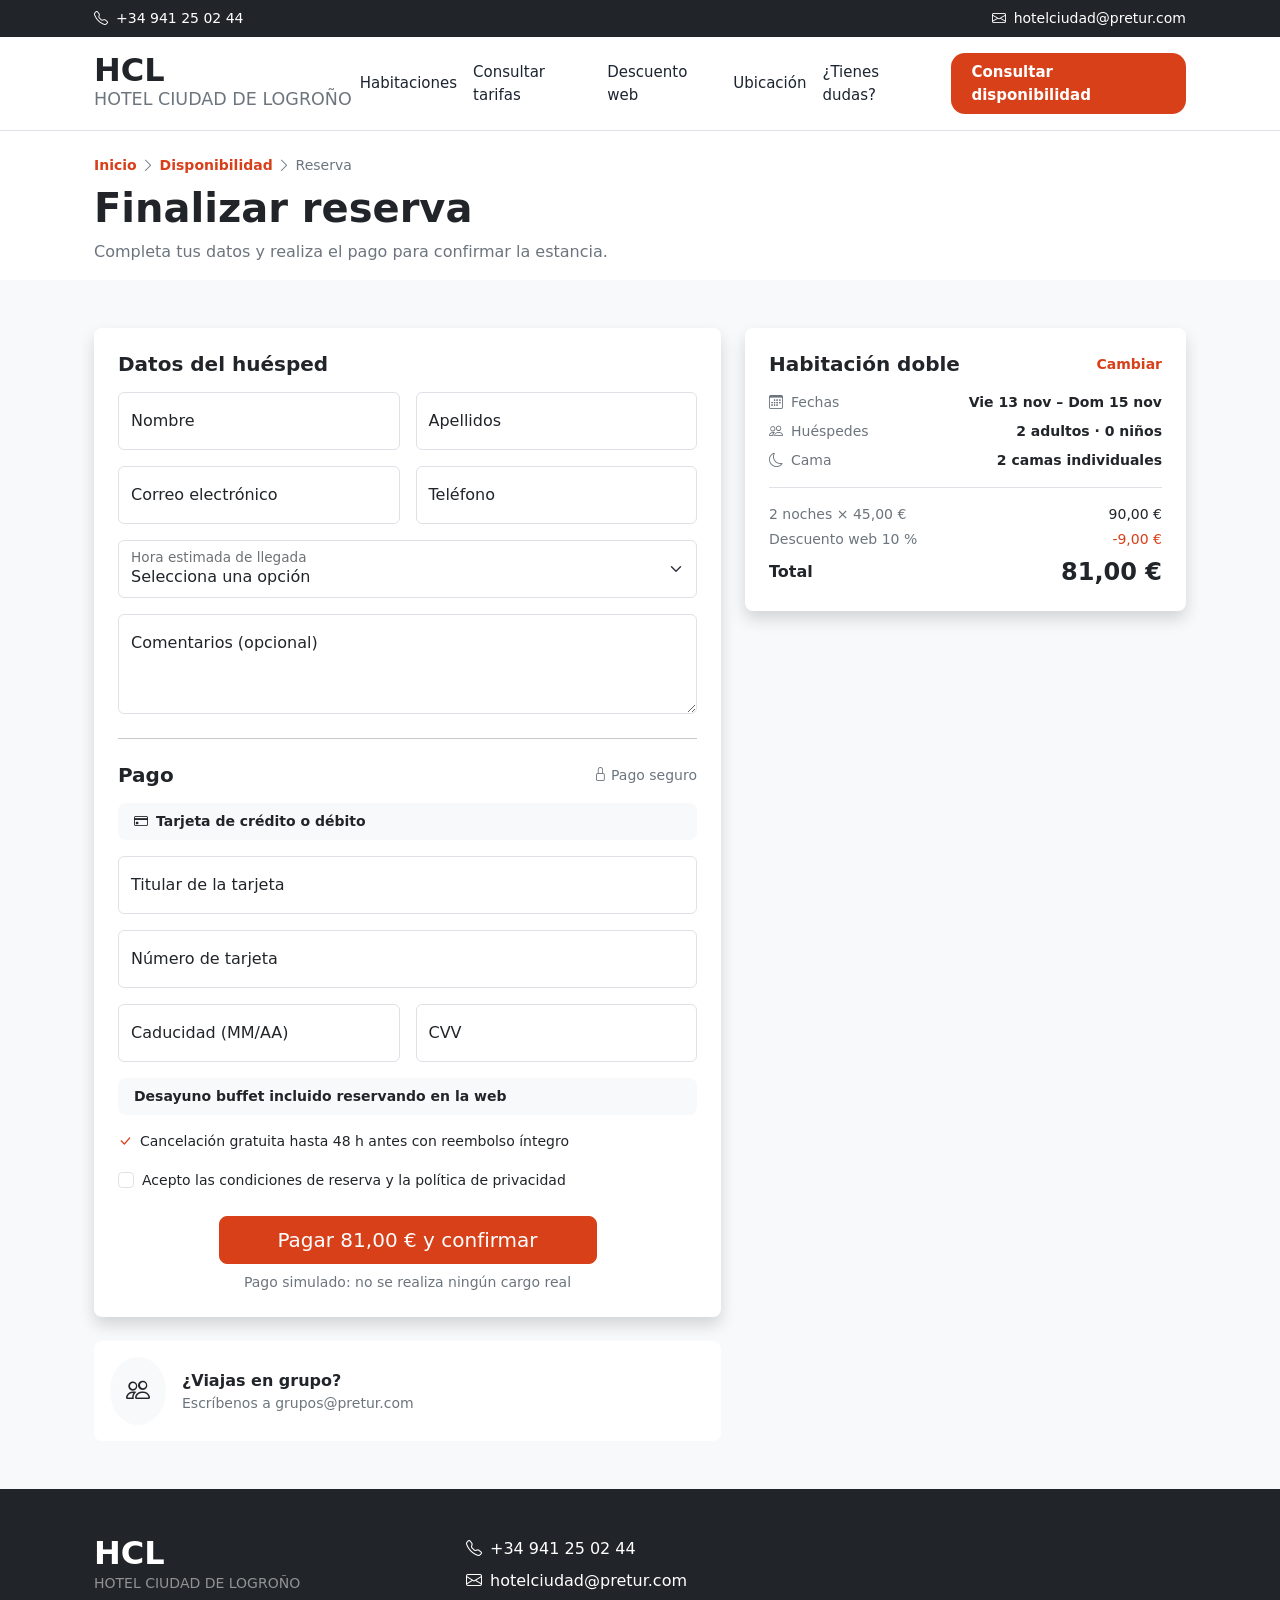
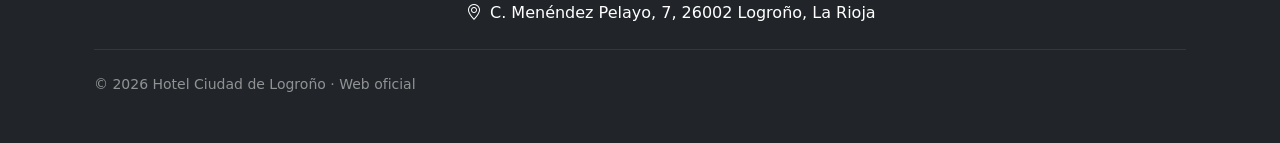
<file: reserva.html>
<!DOCTYPE html>
<html lang="es">

<head>
    <meta charset="UTF-8">
    <meta name="viewport" content="width=device-width, initial-scale=1.0">
    <title>Reserva - Hotel Ciudad de Logroño</title>
    <link href="https://cdn.jsdelivr.net/npm/bootstrap@5.0.2/dist/css/bootstrap.min.css" rel="stylesheet"
        integrity="sha384-EVSTQN3/azprG1Anm3QDgpJLIm9Nao0Yz1ztcQTwFspd3yD65VohhpuuCOmLASjC" crossorigin="anonymous">
    <link rel="stylesheet" href="https://cdn.jsdelivr.net/npm/bootstrap-icons@1.10.5/font/bootstrap-icons.css">
    <link rel="stylesheet" href="css/estilos.css">
</head>

<body>

    <!-- ================= HEADER ================= -->
    <header>
        <div class="bg-dark text-white small py-2">
            <div class="container px-4 d-flex flex-wrap justify-content-between align-items-center">
                <a href="tel:+34941250244" class="text-white text-decoration-none">
                    <i class="bi bi-telephone me-2"></i>+34 941 25 02 44
                </a>
                <a href="mailto:hotelciudad@pretur.com" class="text-white text-decoration-none">
                    <i class="bi bi-envelope me-2"></i>hotelciudad@pretur.com
                </a>
            </div>
        </div>

        <nav class="navbar navbar-expand-xl navbar-light bg-white border-bottom p-0">
            <div class="container px-4 py-3">
                <a href="index.html" class="navbar-brand d-flex flex-column text-decoration-none p-0 m-0">
                    <span class="h2 fw-bold text-dark lh-1 m-0">HCL</span>
                    <span class="small text-secondary text-uppercase text-nowrap">Hotel Ciudad de Logroño</span>
                </a>
                <button class="btn btn-light rounded-circle d-xl-none" type="button" data-bs-toggle="collapse"
                    data-bs-target="#menuPrincipal" aria-controls="menuPrincipal" aria-expanded="false"
                    aria-label="Abrir menú">
                    <i class="bi bi-list fs-3"></i>
                </button>

                <div class="collapse navbar-collapse" id="menuPrincipal">
                    <ul class="navbar-nav ms-xl-auto align-items-xl-center pt-3 pt-xl-0">
                        <li class="nav-item">
                            <a class="nav-link menu-item d-flex justify-content-between align-items-center py-3 py-xl-2"
                                href="habitaciones.html">Habitaciones<i class="bi bi-chevron-right d-xl-none"></i></a>
                        </li>
                        <li class="nav-item order-xl-last">
                            <a class="nav-link menu-item menu-cta d-flex justify-content-between align-items-center py-3 py-xl-2"
                                href="index.html#buscador">Consultar disponibilidad<i class="bi bi-chevron-right d-xl-none"></i></a>
                        </li>
                        <li class="nav-item">
                            <a class="nav-link menu-item d-flex justify-content-between align-items-center py-3 py-xl-2"
                                href="habitacionesDisponibles.html">Consultar tarifas<i class="bi bi-chevron-right d-xl-none"></i></a>
                        </li>
                        <li class="nav-item">
                            <a class="nav-link menu-item d-flex justify-content-between align-items-center py-3 py-xl-2"
                                href="index.html#promocion">Descuento web<i class="bi bi-chevron-right d-xl-none"></i></a>
                        </li>
                        <li class="nav-item">
                            <a class="nav-link menu-item d-flex justify-content-between align-items-center py-3 py-xl-2"
                                href="index.html#ubicacion">Ubicación<i class="bi bi-chevron-right d-xl-none"></i></a>
                        </li>
                        <li class="nav-item">
                            <a class="nav-link menu-item d-flex justify-content-between align-items-center py-3 py-xl-2"
                                href="index.html#contacto">¿Tienes dudas?<i class="bi bi-chevron-right d-xl-none"></i></a>
                        </li>
                    </ul>
                    <p class="small text-secondary text-center mt-4 mb-2 d-xl-none">¿Necesitas ayuda?
                        <a href="mailto:hotelciudad@pretur.com" class="text-decoration-none fw-bold text-hcl">Escríbenos</a>
                    </p>
                </div>
            </div>
        </nav>
    </header>

    <main>

        <!-- ================= TÍTULO ================= -->
        <section class="bg-white">
            <div class="container px-4 pt-4 pb-3">
                <p class="small mb-2">
                    <a href="index.html" class="fw-bold text-decoration-none text-hcl">Inicio</a>
                    <i class="bi bi-chevron-right text-secondary"></i>
                    <a href="habitacionesDisponibles.html" class="fw-bold text-decoration-none text-hcl">Disponibilidad</a>
                    <i class="bi bi-chevron-right text-secondary"></i>
                    <span class="text-secondary">Reserva</span>
                </p>
                <h1 class="display-6 fw-bold mb-2">Finalizar reserva</h1>
                <p class="text-secondary mb-0">Completa tus datos y realiza el pago para confirmar la estancia.</p>
            </div>
        </section>

        <section class="bg-light">
            <div class="container px-4 py-4 py-lg-5">
                <div class="row g-4">

                    <!-- ================= RESUMEN DE RESERVA ================= -->
                    <div class="col-lg-5 order-lg-2">
                        <div class="card border-0 shadow rounded-3 resumen-fijo">
                            <div class="card-body p-4">
                                <div class="d-flex justify-content-between align-items-center mb-3">
                                    <h2 class="h5 fw-bold mb-0" id="resHabitacion">Habitación doble</h2>
                                    <a href="habitacionesDisponibles.html"
                                        class="small fw-bold text-decoration-none text-hcl">Cambiar</a>
                                </div>

                                <div class="d-flex justify-content-between small mb-2">
                                    <span class="text-secondary"><i class="bi bi-calendar3 me-2"></i>Fechas</span>
                                    <span class="fw-bold">Vie 13 nov – Dom 15 nov</span>
                                </div>
                                <div class="d-flex justify-content-between small mb-2">
                                    <span class="text-secondary"><i class="bi bi-people me-2"></i>Huéspedes</span>
                                    <span class="fw-bold">2 adultos · 0 niños</span>
                                </div>
                                <div class="d-flex justify-content-between small mb-3">
                                    <span class="text-secondary text-nowrap me-3"><i
                                            class="bi bi-moon me-2"></i>Cama</span>
                                    <span class="fw-bold text-end" id="resCama">2 camas individuales</span>
                                </div>

                                <div class="border-top pt-3">
                                    <div class="d-flex justify-content-between small mb-1">
                                        <span class="text-secondary" id="resNoches">2 noches × 45,00 €</span>
                                        <span id="resBruto">90,00 €</span>
                                    </div>
                                    <div class="d-flex justify-content-between small mb-2">
                                        <span class="text-secondary">Descuento web 10 %</span>
                                        <span class="text-hcl" id="resDescuento">-9,00 €</span>
                                    </div>
                                    <div class="d-flex justify-content-between align-items-center">
                                        <span class="fw-bold">Total</span>
                                        <span class="h4 fw-bold mb-0" id="resTotal">81,00 €</span>
                                    </div>
                                </div>
                            </div>
                        </div>
                    </div>

                    <!-- ================= FORMULARIO ================= -->
                    <div class="col-lg-7 order-lg-1">
                        <form id="formReserva" class="card border-0 shadow rounded-3" novalidate>
                            <div class="card-body p-4">
                                <h2 class="h5 fw-bold mb-3">Datos del huésped</h2>

                                <div class="row g-3">
                                    <div class="col-md-6">
                                        <div class="form-floating">
                                            <input type="text" class="form-control" id="nombre" placeholder="Nombre"
                                                required>
                                            <label for="nombre">Nombre</label>
                                            <div class="invalid-feedback">Introduce tu nombre.</div>
                                        </div>
                                    </div>
                                    <div class="col-md-6">
                                        <div class="form-floating">
                                            <input type="text" class="form-control" id="apellidos"
                                                placeholder="Apellidos" required>
                                            <label for="apellidos">Apellidos</label>
                                            <div class="invalid-feedback">Introduce tus apellidos.</div>
                                        </div>
                                    </div>
                                    <div class="col-md-6">
                                        <div class="form-floating">
                                            <input type="email" class="form-control" id="email"
                                                placeholder="Correo electrónico" required>
                                            <label for="email">Correo electrónico</label>
                                            <div class="invalid-feedback">Introduce un correo electrónico válido.</div>
                                        </div>
                                    </div>
                                    <div class="col-md-6">
                                        <div class="form-floating">
                                            <input type="tel" class="form-control" id="telefono" placeholder="Teléfono"
                                                required>
                                            <label for="telefono">Teléfono</label>
                                            <div class="invalid-feedback">Introduce un teléfono de contacto.</div>
                                        </div>
                                    </div>
                                    <div class="col-12">
                                        <div class="form-floating">
                                            <select class="form-select" id="llegada" required>
                                                <option value="" selected disabled>Selecciona una opción</option>
                                                <option>Antes de las 15:00</option>
                                                <option>15:00 – 18:00</option>
                                                <option>18:00 – 21:00</option>
                                                <option>Después de las 21:00</option>
                                            </select>
                                            <label for="llegada">Hora estimada de llegada</label>
                                            <div class="invalid-feedback">Selecciona una hora de llegada.</div>
                                        </div>
                                    </div>
                                    <div class="col-12">
                                        <div class="form-floating">
                                            <textarea class="form-control" id="comentarios" placeholder="Comentarios"
                                                style="height: 100px;"></textarea>
                                            <label for="comentarios">Comentarios (opcional)</label>
                                        </div>
                                    </div>
                                </div>

                                <hr class="my-4">

                                <!-- Pago -->
                                <div class="d-flex justify-content-between align-items-center mb-3">
                                    <h2 class="h5 fw-bold mb-0">Pago</h2>
                                    <span class="small text-secondary"><i class="bi bi-lock me-1"></i>Pago seguro</span>
                                </div>

                                <div class="bg-light rounded-3 px-3 py-2 small fw-bold mb-3">
                                    <i class="bi bi-credit-card me-2"></i>Tarjeta de crédito o débito
                                </div>

                                <div class="row g-3 mb-3">
                                    <div class="col-12">
                                        <div class="form-floating">
                                            <input type="text" class="form-control" id="titular"
                                                placeholder="Titular de la tarjeta" autocomplete="cc-name" required>
                                            <label for="titular">Titular de la tarjeta</label>
                                            <div class="invalid-feedback">Introduce el nombre del titular.</div>
                                        </div>
                                    </div>
                                    <div class="col-12">
                                        <div class="form-floating">
                                            <input type="text" class="form-control" id="tarjeta"
                                                placeholder="Número de tarjeta" inputmode="numeric" maxlength="19"
                                                autocomplete="cc-number" required>
                                            <label for="tarjeta">Número de tarjeta</label>
                                            <div class="invalid-feedback">Introduce un número de tarjeta de 16 dígitos.
                                            </div>
                                        </div>
                                    </div>
                                    <div class="col-6">
                                        <div class="form-floating">
                                            <input type="text" class="form-control" id="caducidad" placeholder="MM/AA"
                                                inputmode="numeric" maxlength="5" autocomplete="cc-exp" required>
                                            <label for="caducidad">Caducidad (MM/AA)</label>
                                            <div class="invalid-feedback">Fecha no válida o caducada.</div>
                                        </div>
                                    </div>
                                    <div class="col-6">
                                        <div class="form-floating">
                                            <input type="password" class="form-control" id="cvv" placeholder="CVV"
                                                inputmode="numeric" maxlength="4" autocomplete="cc-csc" required>
                                            <label for="cvv">CVV</label>
                                            <div class="invalid-feedback">3 o 4 dígitos.</div>
                                        </div>
                                    </div>
                                </div>

                                <div class="bg-light rounded-3 px-3 py-2 small fw-bold mb-3">
                                    Desayuno buffet incluido reservando en la web
                                </div>

                                <p class="small mb-3"><i class="bi bi-check-lg me-2 text-hcl"></i>Cancelación gratuita
                                    hasta 48 h antes con reembolso íntegro</p>

                                <div class="form-check mb-4">
                                    <input class="form-check-input" type="checkbox" id="condiciones" required>
                                    <label class="form-check-label small" for="condiciones">
                                        Acepto las condiciones de reserva y la política de privacidad
                                    </label>
                                    <div class="invalid-feedback">Debes aceptar las condiciones para continuar.</div>
                                </div>

                                <div class="row justify-content-center">
                                    <div class="col-12 col-md-8">
                                        <button type="submit" id="botonPago"
                                            class="btn btn-hcl btn-lg w-100 mb-2">Pagar 81,00 € y confirmar</button>
                                    </div>
                                </div>
                                <p class="small text-secondary text-center mb-0">Pago simulado: no se realiza ningún
                                    cargo real</p>
                            </div>
                        </form>

                        <!-- Reservas de grupo -->
                        <div class="bg-white rounded-3 p-3 mt-4 d-flex align-items-center">
                            <span class="bg-light rounded-circle d-inline-flex p-3 me-3"><i
                                    class="bi bi-people fs-4"></i></span>
                            <div>
                                <div class="fw-bold">¿Viajas en grupo?</div>
                                <div class="small text-secondary">Escríbenos a grupos@pretur.com</div>
                            </div>
                        </div>
                    </div>
                </div>
            </div>
        </section>
    </main>

    <!-- ================= FOOTER ================= -->
    <footer class="bg-dark text-white">
        <div class="container px-4 py-4 py-lg-5">
            <div class="row">
                <div class="col-12 col-md-4 mb-3 mb-md-0">
                    <div class="h2 fw-bold lh-1 mb-1">HCL</div>
                    <div class="small text-white-50 text-uppercase">Hotel Ciudad de Logroño</div>
                </div>
                <div class="col-12 col-md-8">
                    <p class="mb-2"><i class="bi bi-telephone me-2"></i>+34 941 25 02 44</p>
                    <p class="mb-2"><i class="bi bi-envelope me-2"></i>hotelciudad@pretur.com</p>
                    <p class="mb-0"><i class="bi bi-geo-alt me-2"></i>C. Menéndez Pelayo, 7, 26002 Logroño, La Rioja</p>
                </div>
            </div>
            <hr class="border-secondary my-4">
            <p class="small text-white-50 mb-0">© 2026 Hotel Ciudad de Logroño · Web oficial</p>
        </div>
    </footer>

    <!-- ================= AVISO DE RESERVA CREADA ================= -->
    <div class="modal fade" id="modalConfirmacion" tabindex="-1" aria-labelledby="tituloConfirmacion"
        aria-hidden="true" data-bs-backdrop="static" data-bs-keyboard="false">
        <div class="modal-dialog modal-dialog-centered">
            <div class="modal-content border-0 rounded-3">
                <div class="modal-body text-center p-4">
                    <i class="bi bi-check-circle-fill display-3 text-hcl"></i>
                    <h2 class="h4 fw-bold mt-3 mb-2" id="tituloConfirmacion">¡Reserva creada!</h2>
                    <p class="text-secondary mb-2" id="textoConfirmacion"></p>
                    <p class="small fw-bold mb-3" id="textoPago"></p>
                    <div class="bg-light rounded-3 p-3 mb-4">
                        <div class="small text-secondary">Código de reserva</div>
                        <div class="h4 fw-bold mb-0" id="codigoReserva"></div>
                    </div>
                    <button type="button" class="btn btn-hcl btn-lg w-100" data-bs-dismiss="modal">Volver al
                        inicio</button>
                </div>
            </div>
        </div>
    </div>

    <!-- Bootstrap 5.0.2 JS Bundle -->
    <script src="https://cdn.jsdelivr.net/npm/bootstrap@5.0.2/dist/js/bootstrap.bundle.min.js"
        integrity="sha384-MrcW6ZMFYlzcLA8Nl+NtUVF0sA7MsXsP1UyJoMp4YLEuNSfAP+JcXn/tWtIaxVXM"
        crossorigin="anonymous"></script>
    <script src="js/menu.js"></script>
    <script src="js/reserva.js"></script>
</body>

</html>
</file>
<file: css/index.css>
:root {
    --hcl-navy: #00203B;
    --hcl-navy-2: #0A3050;
    --hcl-accent: #D8401A;
    --hcl-accent-dark: #BF3716;
    --hcl-peach: #FF9E80;
    --hcl-ink: #1B2430;
    --hcl-muted: #667085;
    --hcl-mint: #EAF5F5;
    --hcl-field: #F3F8F8;
    --hcl-sand: #F5F3EF;
    --hcl-line: #E4E7EC;
}

body {
    font-family: 'DM Sans', sans-serif;
    color: var(--hcl-ink);
}

h1,
h2,
h3,
h4,
h5,
h6 {
    color: var(--hcl-navy);
    letter-spacing: -.02em;
}

.text-white h1,
.text-white h2,
.text-white h3 {
    color: #fff;
}

.card h3 {
    color: var(--hcl-ink);
    font-size: 1.0625rem;
}

.bg-dark {
    background-color: var(--hcl-navy) !important;
}

.bg-light {
    background-color: var(--hcl-sand) !important;
}

.text-dark {
    color: var(--hcl-navy) !important;
}

.text-secondary {
    color: var(--hcl-muted) !important;
}

.text-white-50 {
    color: rgba(255, 255, 255, .7) !important;
}

.border,
.border-bottom {
    border-color: var(--hcl-line) !important;
}

.list-group-item {
    border-color: var(--hcl-line);
}

.list-group-item i {
    color: var(--hcl-navy);
}

/* ===== Piezas propias ===== */
.bg-mint {
    background-color: var(--hcl-mint);
}

.bg-navy-2 {
    background-color: var(--hcl-navy-2);
}

.bg-hcl {
    background-color: var(--hcl-accent);
    color: #fff;
}

.text-hcl {
    color: var(--hcl-accent);
}

.eyebrow {
    color: var(--hcl-accent);
    font-size: 12px;
    font-weight: 600;
    letter-spacing: 1.44px;
    text-transform: uppercase;
}

.text-peach {
    color: var(--hcl-peach);
}

.r-14 {
    border-radius: 14px;
}

.r-16 {
    border-radius: 16px;
}

.r-20 {
    border-radius: 20px;
}

.sombra-buscador {
    box-shadow: 0 8px 12px rgba(0, 31, 59, .1);
}

.icono-40 {
    width: 40px;
    height: 40px;
}

/* Header */
.barra-contacto {
    font-size: 12px;
    font-weight: 500;
}

.logo-hcl {
    font-size: 26px;
    font-weight: 700;
    letter-spacing: -.78px;
    line-height: 1;
}

.logo-sub {
    font-size: 10px;
    font-weight: 500;
    letter-spacing: 1.2px;
    color: var(--hcl-muted);
}


/* Menu principal */
.navbar-light .navbar-nav .menu-item {
    font-size: 17px;
    color: var(--hcl-ink);
    border-bottom: 1px solid var(--hcl-line);
}

.navbar-light .navbar-nav li:last-child .menu-item {
    border-bottom: 0;
}

.navbar-light .navbar-nav .menu-item:hover,
.navbar-light .navbar-nav .menu-item.active {
    color: var(--hcl-accent);
}

.navbar-light .navbar-nav .menu-item i {
    color: var(--hcl-navy);
}

/* Botones */
.btn {
    border-radius: 14px;
    font-weight: 600;
}

.btn-hcl {
    background-color: var(--hcl-accent);
    border-color: var(--hcl-accent);
    color: #fff;
    padding: 1rem 1.5rem;
}

.btn-hcl:hover,
.btn-hcl:focus {
    background-color: var(--hcl-accent-dark);
    border-color: var(--hcl-accent-dark);
    color: #fff;
}

.btn-outline-light {
    border-width: 1.5px;
    padding: 1rem 1.375rem;
}

.btn-menu {
    width: 44px;
    height: 44px;
    padding: 0;
    border: 0;
    background-color: var(--hcl-mint);
    color: var(--hcl-navy);
}

/* Campos del buscador */
.form-control,
.form-select {
    background-color: var(--hcl-field);
    border-color: transparent;
    border-radius: 12px;
    font-weight: 600;
    color: var(--hcl-ink);
}

.form-control:focus,
.form-select:focus {
    background-color: var(--hcl-field);
    border-color: var(--hcl-accent);
    box-shadow: 0 0 0 .2rem rgba(216, 64, 26, .2);
}

.form-floating>label {
    color: var(--hcl-muted);
    font-weight: 500;
}

/* Hero: la foto va detras del texto, con el velo gris del prototipo */
.hero {
    position: relative;
    display: flex;
    align-items: flex-end;
    min-height: 400px;
    background-color: var(--hcl-navy);
}

.hero-fondo {
    position: absolute;
    top: 0;
    right: 0;
    bottom: 0;
    left: 0;
}

.hero-fondo img {
    width: 100%;
    height: 100%;
    object-fit: cover;
}

.hero-fondo::after {
    content: "";
    position: absolute;
    top: 0;
    right: 0;
    bottom: 0;
    left: 0;
    background: rgba(128, 128, 128, .6);
}

.hero .badge {
    background-color: rgba(255, 255, 255, .3);
    padding: .5rem .75rem;
    font-size: 11px;
    font-weight: 600;
    letter-spacing: 1.54px;
}

/* Slider de fotos del hotel (Nuestra propuesta) */
.carrusel-hotel {
    overflow: hidden;
}

.carrusel-hotel img {
    aspect-ratio: 4 / 3;
    object-fit: cover;
}

.carrusel-hotel .carousel-control-prev-icon,
.carrusel-hotel .carousel-control-next-icon {
    width: 2.5rem;
    height: 2.5rem;
    background-color: rgba(0, 32, 59, .55);
    background-size: 45%;
    border-radius: 50%;
}

/* Carrusel de habitaciones: movil y tablet = una por diapositiva; escritorio = las tres en columnas */
.carrusel-habitaciones .carousel-item img {
    aspect-ratio: 3 / 2;
    object-fit: cover;
}

.carrusel-habitaciones .carousel-indicators {
    position: static;
    margin: 0 1rem;
}

.carrusel-habitaciones .carousel-indicators [data-bs-target] {
    background-color: var(--hcl-accent);
}

@media (min-width: 768px) {
    .hero {
        min-height: 440px;
    }
}

@media (min-width: 1200px) {
    .navbar-light .navbar-nav .menu-item {
        font-size: 15px;
        font-weight: 500;
        border-bottom: 0;
    }

    .navbar-light .navbar-nav .menu-cta {
        margin-left: .75rem;
        padding: .75rem 1.25rem;
        border-radius: 14px;
        background-color: var(--hcl-accent);
        color: #fff;
        font-weight: 600;
    }

    .navbar-light .navbar-nav .menu-cta:hover {
        background-color: var(--hcl-accent-dark);
        color: #fff;
    }
}

@media (min-width: 992px) {
    .hero {
        min-height: 520px;
    }

    .carrusel-habitaciones .carousel-inner {
        display: flex;
    }

    .carrusel-habitaciones .carousel-item {
        display: block;
        float: none;
        flex: 1 1 0;
        margin-right: 1.5rem;
        transform: none !important;
        transition: none;
    }

    .carrusel-habitaciones .carousel-item:last-child {
        margin-right: 0;
    }
}
</file>
<file: css/estilos.css>
/* =========================================================
   Hotel Ciudad de Logroño - estilos propios
   Solo lo que Bootstrap 5.0.2 no trae; el resto son clases de Bootstrap.
   ========================================================= */

:root {
    --hcl-acento: #D8401A;
    --hcl-acento-oscuro: #BF3716;
}


/* ---------- Color de marca ---------- */
.btn-hcl {
    background-color: var(--hcl-acento);
    border-color: var(--hcl-acento);
    color: #fff;
}

.btn-hcl:hover,
.btn-hcl:focus,
.btn-hcl:active {
    background-color: var(--hcl-acento-oscuro);
    border-color: var(--hcl-acento-oscuro);
    color: #fff;
}

.btn-hcl:disabled {
    background-color: var(--hcl-acento);
    border-color: var(--hcl-acento);
    color: #fff;
}

.text-hcl {
    color: var(--hcl-acento);
}

.bg-hcl {
    background-color: var(--hcl-acento);
    color: #fff;
}

/* ---------- Fotos (Bootstrap 5.0 no trae object-fit ni aspect-ratio) ----------
   Todas las fotos del hotel se muestran en 4:3 y se recortan al centro sin deformarse. */
.img-cover {
    width: 100%;
    object-fit: cover;
}

.foto-galeria,
.foto-habitacion {
    aspect-ratio: 4 / 3;
}

/* ---------- Resumen de reserva fijo en escritorio ---------- */
@media (min-width: 992px) {
    .resumen-fijo {
        position: sticky;
        top: 1rem;
    }
}
/* ---------- Menu principal: desplegable en movil y tablet, en linea con el logo desde 1200px ---------- */
.navbar-light .navbar-nav .menu-item {
    font-size: 17px;
    color: #1B2430;
    border-bottom: 1px solid #E4E7EC;
}

.navbar-light .navbar-nav li:last-child .menu-item {
    border-bottom: 0;
}

.navbar-light .navbar-nav .menu-item:hover,
.navbar-light .navbar-nav .menu-item.active {
    color: var(--hcl-acento);
}

.navbar-light .navbar-nav .menu-item i {
    color: #00203B;
}

@media (min-width: 1200px) {
    .navbar-light .navbar-nav .menu-item {
        font-size: 15px;
        font-weight: 500;
        border-bottom: 0;
    }

    .navbar-light .navbar-nav .menu-cta {
        margin-left: .75rem;
        padding: .75rem 1.25rem;
        border-radius: 14px;
        background-color: var(--hcl-acento);
        color: #fff;
        font-weight: 600;
    }

    .navbar-light .navbar-nav .menu-cta:hover {
        background-color: var(--hcl-acento-oscuro);
        color: #fff;
    }
}
</file>
